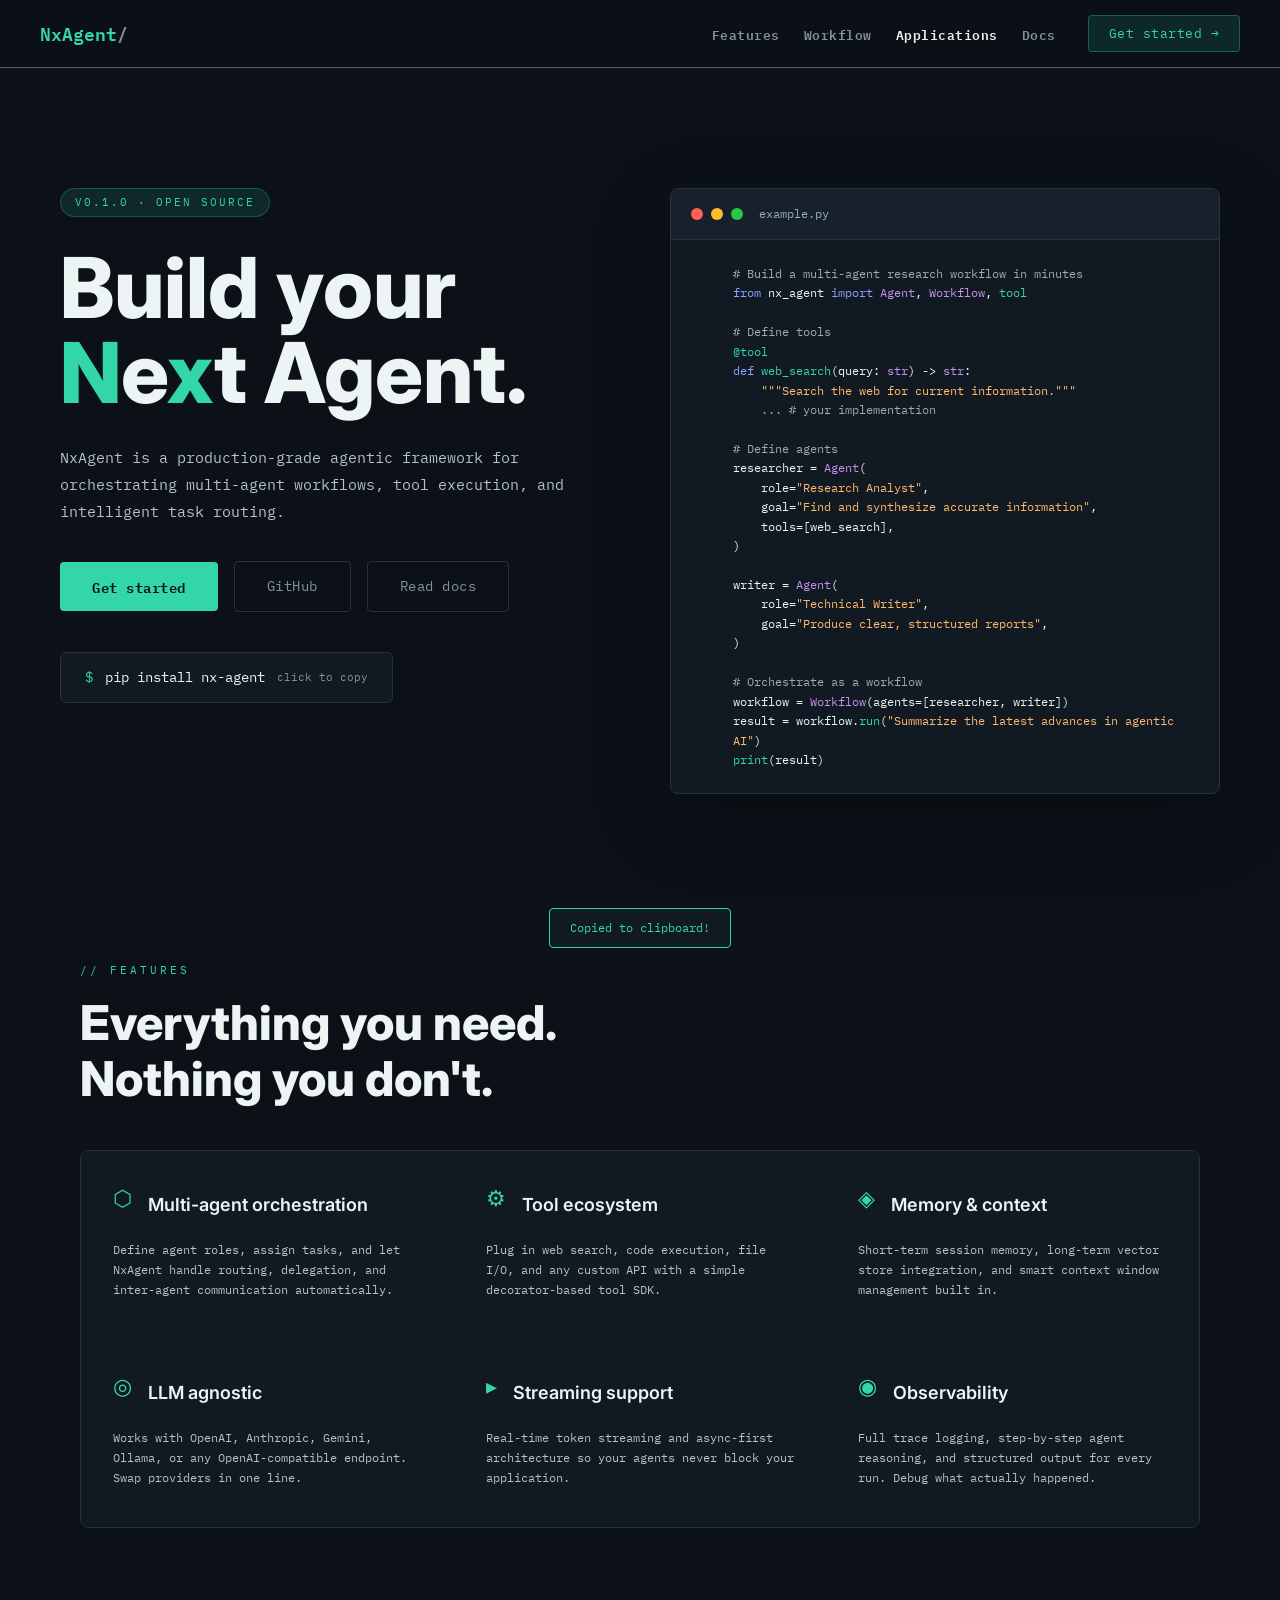
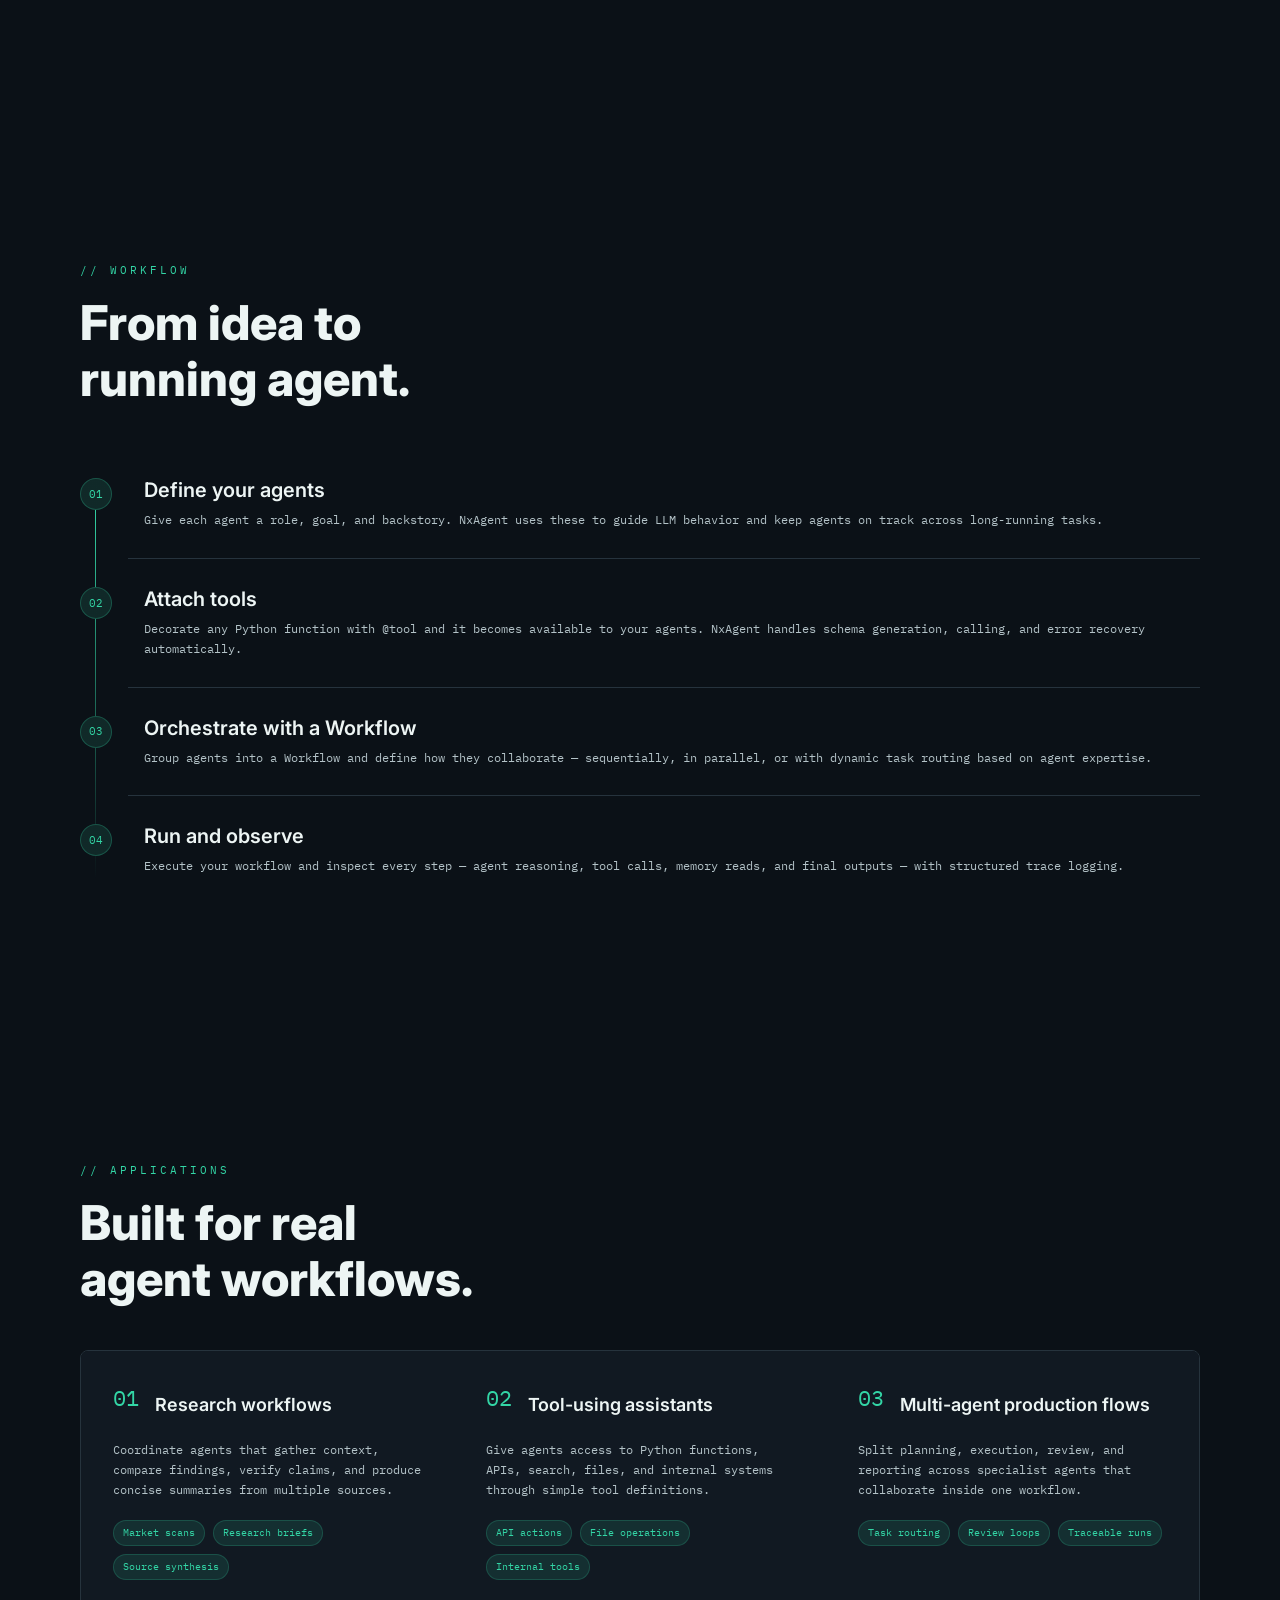
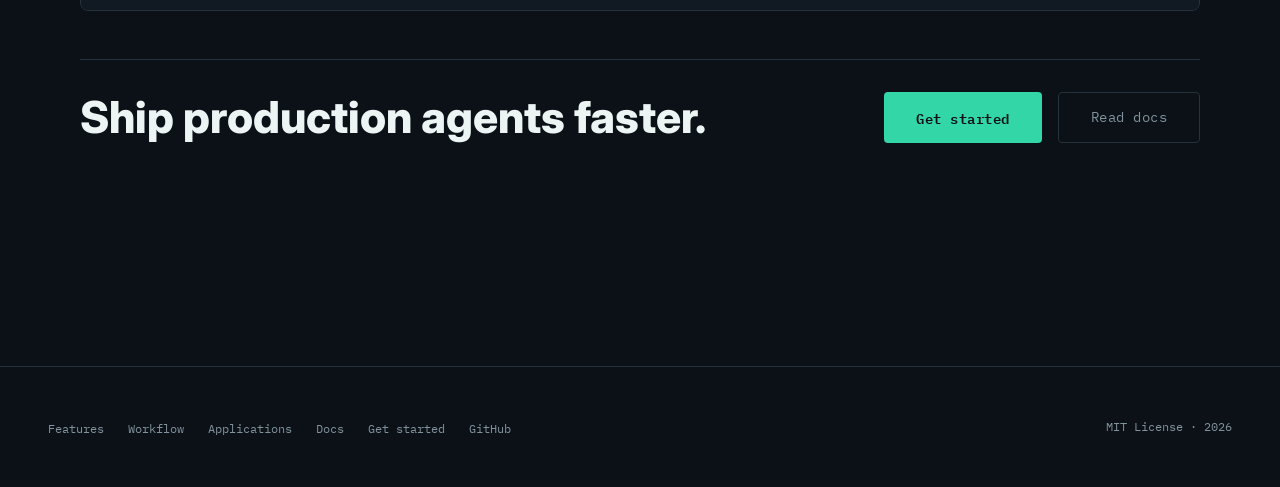
<file: index.html>
<!DOCTYPE html>
<html lang="en">
<head>
<meta charset="UTF-8">
<meta name="viewport" content="width=device-width, initial-scale=1.0">
<title>NxAgent | Build Next Agent</title>
<link rel="icon" href="assets/favicon.svg" type="image/svg+xml">
<link href="https://fonts.googleapis.com/css2?family=IBM+Plex+Mono:wght@400;500;600&amp;family=Inter:wght@400;500;600;700;800&amp;display=swap" rel="stylesheet">
<link rel="stylesheet" href="assets/css/landing.css">
</head>
<body>

<!-- NAV -->
<nav>
  <a href="./" class="nav-logo" data-scroll-target="top">NxAgent<span>/</span></a>
  <ul class="nav-links">
    <li><a href="./" data-scroll-target="features">Features</a></li>
    <li><a href="./" data-scroll-target="workflow">Workflow</a></li>
    <li><a href="./" data-scroll-target="applications">Applications</a></li>
    <li><a href="docs/">Docs</a></li>
  </ul>
  <a href="get-started/" class="nav-cta">Get started &rarr;</a>
</nav>

<!-- HERO -->
<section class="hero" id="top">
  <div class="hero-inner">
    <div class="hero-copy">
      <div class="hero-badge">v0.1.0 · open source</div>
      <h1 class="hero-title">
        <span class="line">Build your</span>
        <span class="line"><span class="accent">N</span>e<span class="accent">x</span>t Agent.</span>
      </h1>
      <p class="hero-sub">
        NxAgent is a production-grade agentic framework for orchestrating multi-agent workflows, tool execution, and intelligent task routing.
      </p>
      <div class="hero-actions">
        <a href="get-started/" class="btn-primary">Get started</a>
        <a href="https://github.com/nxagent/nxagent" class="btn-secondary">GitHub</a>
        <a href="docs/" class="btn-secondary">Read docs</a>
      </div>
      <div class="install-block">
        <div class="install-cmd" onclick="copyInstall()">
          <span class="prompt">$</span>
          <span>pip install nx-agent</span>
          <span class="copy-hint">click to copy</span>
        </div>
      </div>
    </div>
    <div class="hero-code">
      <div class="code-window">
        <div class="code-topbar">
          <div class="dot dot-r"></div>
          <div class="dot dot-y"></div>
          <div class="dot dot-g"></div>
          <span class="code-filename">example.py</span>
        </div>
        <div class="code-body">
<span class="cm"># Build a multi-agent research workflow in minutes</span>
<br>
<span class="kw">from</span> nx_agent <span class="kw">import</span> <span class="cls">Agent</span>, <span class="cls">Workflow</span>, <span class="fn">tool</span>
<br><br>
<span class="cm"># Define tools</span>
<br>
<span class="fn">@tool</span>
<br>
<span class="kw">def</span> <span class="fn">web_search</span>(query: <span class="cls">str</span>) -> <span class="cls">str</span>:
<br>
&nbsp;&nbsp;&nbsp;&nbsp;<span class="str">"""Search the web for current information."""</span>
<br>
&nbsp;&nbsp;&nbsp;&nbsp;<span class="cm">...  # your implementation</span>
<br><br>
<span class="cm"># Define agents</span>
<br>
researcher = <span class="cls">Agent</span>(
<br>
&nbsp;&nbsp;&nbsp;&nbsp;role=<span class="str">"Research Analyst"</span>,
<br>
&nbsp;&nbsp;&nbsp;&nbsp;goal=<span class="str">"Find and synthesize accurate information"</span>,
<br>
&nbsp;&nbsp;&nbsp;&nbsp;tools=[web_search],
<br>
)
<br><br>
writer = <span class="cls">Agent</span>(
<br>
&nbsp;&nbsp;&nbsp;&nbsp;role=<span class="str">"Technical Writer"</span>,
<br>
&nbsp;&nbsp;&nbsp;&nbsp;goal=<span class="str">"Produce clear, structured reports"</span>,
<br>
)
<br><br>
<span class="cm"># Orchestrate as a workflow</span>
<br>
workflow = <span class="cls">Workflow</span>(agents=[researcher, writer])
<br>
result = workflow.<span class="fn">run</span>(<span class="str">"Summarize the latest advances in agentic AI"</span>)
<br>
<span class="fn">print</span>(result)
        </div>
      </div>
    </div>
  </div>
</section>

<!-- FEATURES -->
<section class="section" id="features">
  <div class="section-label">// features</div>
  <h2 class="section-title">Everything you need.<br>Nothing you don't.</h2>
  <div class="features-grid">
    <div class="feature-card">
      <div class="feature-icon">⬡</div>
      <div class="feature-title">Multi-agent orchestration</div>
      <p class="feature-desc">Define agent roles, assign tasks, and let NxAgent handle routing, delegation, and inter-agent communication automatically.</p>
    </div>
    <div class="feature-card">
      <div class="feature-icon">⚙</div>
      <div class="feature-title">Tool ecosystem</div>
      <p class="feature-desc">Plug in web search, code execution, file I/O, and any custom API with a simple decorator-based tool SDK.</p>
    </div>
    <div class="feature-card">
      <div class="feature-icon">◈</div>
      <div class="feature-title">Memory & context</div>
      <p class="feature-desc">Short-term session memory, long-term vector store integration, and smart context window management built in.</p>
    </div>
    <div class="feature-card">
      <div class="feature-icon">◎</div>
      <div class="feature-title">LLM agnostic</div>
      <p class="feature-desc">Works with OpenAI, Anthropic, Gemini, Ollama, or any OpenAI-compatible endpoint. Swap providers in one line.</p>
    </div>
    <div class="feature-card">
      <div class="feature-icon">▸</div>
      <div class="feature-title">Streaming support</div>
      <p class="feature-desc">Real-time token streaming and async-first architecture so your agents never block your application.</p>
    </div>
    <div class="feature-card">
      <div class="feature-icon">◉</div>
      <div class="feature-title">Observability</div>
      <p class="feature-desc">Full trace logging, step-by-step agent reasoning, and structured output for every run. Debug what actually happened.</p>
    </div>
  </div>
</section>

<!-- HOW IT WORKS -->
<section class="section" id="workflow">
  <div class="section-label">// workflow</div>
  <h2 class="section-title">From idea to<br>running agent.</h2>
  <div class="steps">
    <div class="step">
      <div class="step-num">01</div>
      <div class="step-content">
        <div class="step-title">Define your agents</div>
        <p class="step-desc">Give each agent a role, goal, and backstory. NxAgent uses these to guide LLM behavior and keep agents on track across long-running tasks.</p>
      </div>
    </div>
    <div class="step">
      <div class="step-num">02</div>
      <div class="step-content">
        <div class="step-title">Attach tools</div>
        <p class="step-desc">Decorate any Python function with @tool and it becomes available to your agents. NxAgent handles schema generation, calling, and error recovery automatically.</p>
      </div>
    </div>
    <div class="step">
      <div class="step-num">03</div>
      <div class="step-content">
        <div class="step-title">Orchestrate with a Workflow</div>
        <p class="step-desc">Group agents into a Workflow and define how they collaborate — sequentially, in parallel, or with dynamic task routing based on agent expertise.</p>
      </div>
    </div>
    <div class="step">
      <div class="step-num">04</div>
      <div class="step-content">
        <div class="step-title">Run and observe</div>
        <p class="step-desc">Execute your workflow and inspect every step — agent reasoning, tool calls, memory reads, and final outputs — with structured trace logging.</p>
      </div>
    </div>
  </div>
</section>

<!-- APPLICATIONS -->
<section class="section" id="applications">
  <div class="section-label">// applications</div>
  <h2 class="section-title">Built for real<br>agent workflows.</h2>
  <div class="features-grid">
    <div class="feature-card">
      <div class="feature-icon">01</div>
      <div class="feature-title">Research workflows</div>
      <p class="feature-desc">Coordinate agents that gather context, compare findings, verify claims, and produce concise summaries from multiple sources.</p>
      <div class="application-tags">
        <span>Market scans</span>
        <span>Research briefs</span>
        <span>Source synthesis</span>
      </div>
    </div>
    <div class="feature-card">
      <div class="feature-icon">02</div>
      <div class="feature-title">Tool-using assistants</div>
      <p class="feature-desc">Give agents access to Python functions, APIs, search, files, and internal systems through simple tool definitions.</p>
      <div class="application-tags">
        <span>API actions</span>
        <span>File operations</span>
        <span>Internal tools</span>
      </div>
    </div>
    <div class="feature-card">
      <div class="feature-icon">03</div>
      <div class="feature-title">Multi-agent production flows</div>
      <p class="feature-desc">Split planning, execution, review, and reporting across specialist agents that collaborate inside one workflow.</p>
      <div class="application-tags">
        <span>Task routing</span>
        <span>Review loops</span>
        <span>Traceable runs</span>
      </div>
    </div>
  </div>
  <div class="docs-closer">
    <h2>Ship production agents faster.</h2>
    <div class="actions">
      <a href="get-started/" class="btn-primary">Get started</a>
      <a href="docs/" class="btn-secondary">Read docs</a>
    </div>
  </div>
</section>

<!-- FOOTER -->
<footer>
  <ul class="footer-links">
    <li><a href="./" data-scroll-target="features">Features</a></li>
    <li><a href="./" data-scroll-target="workflow">Workflow</a></li>
    <li><a href="./" data-scroll-target="applications">Applications</a></li>
    <li><a href="docs/">Docs</a></li>
    <li><a href="get-started/">Get started</a></li>
    <li><a href="https://github.com/nxagent/nxagent">GitHub</a></li>
  </ul>
  <div class="footer-copy">MIT License · 2026</div>
</footer>

<!-- Toast -->
<div class="toast" id="toast">Copied to clipboard!</div>

<script src="assets/js/main.js"></script>

</body>
</html>
</file>
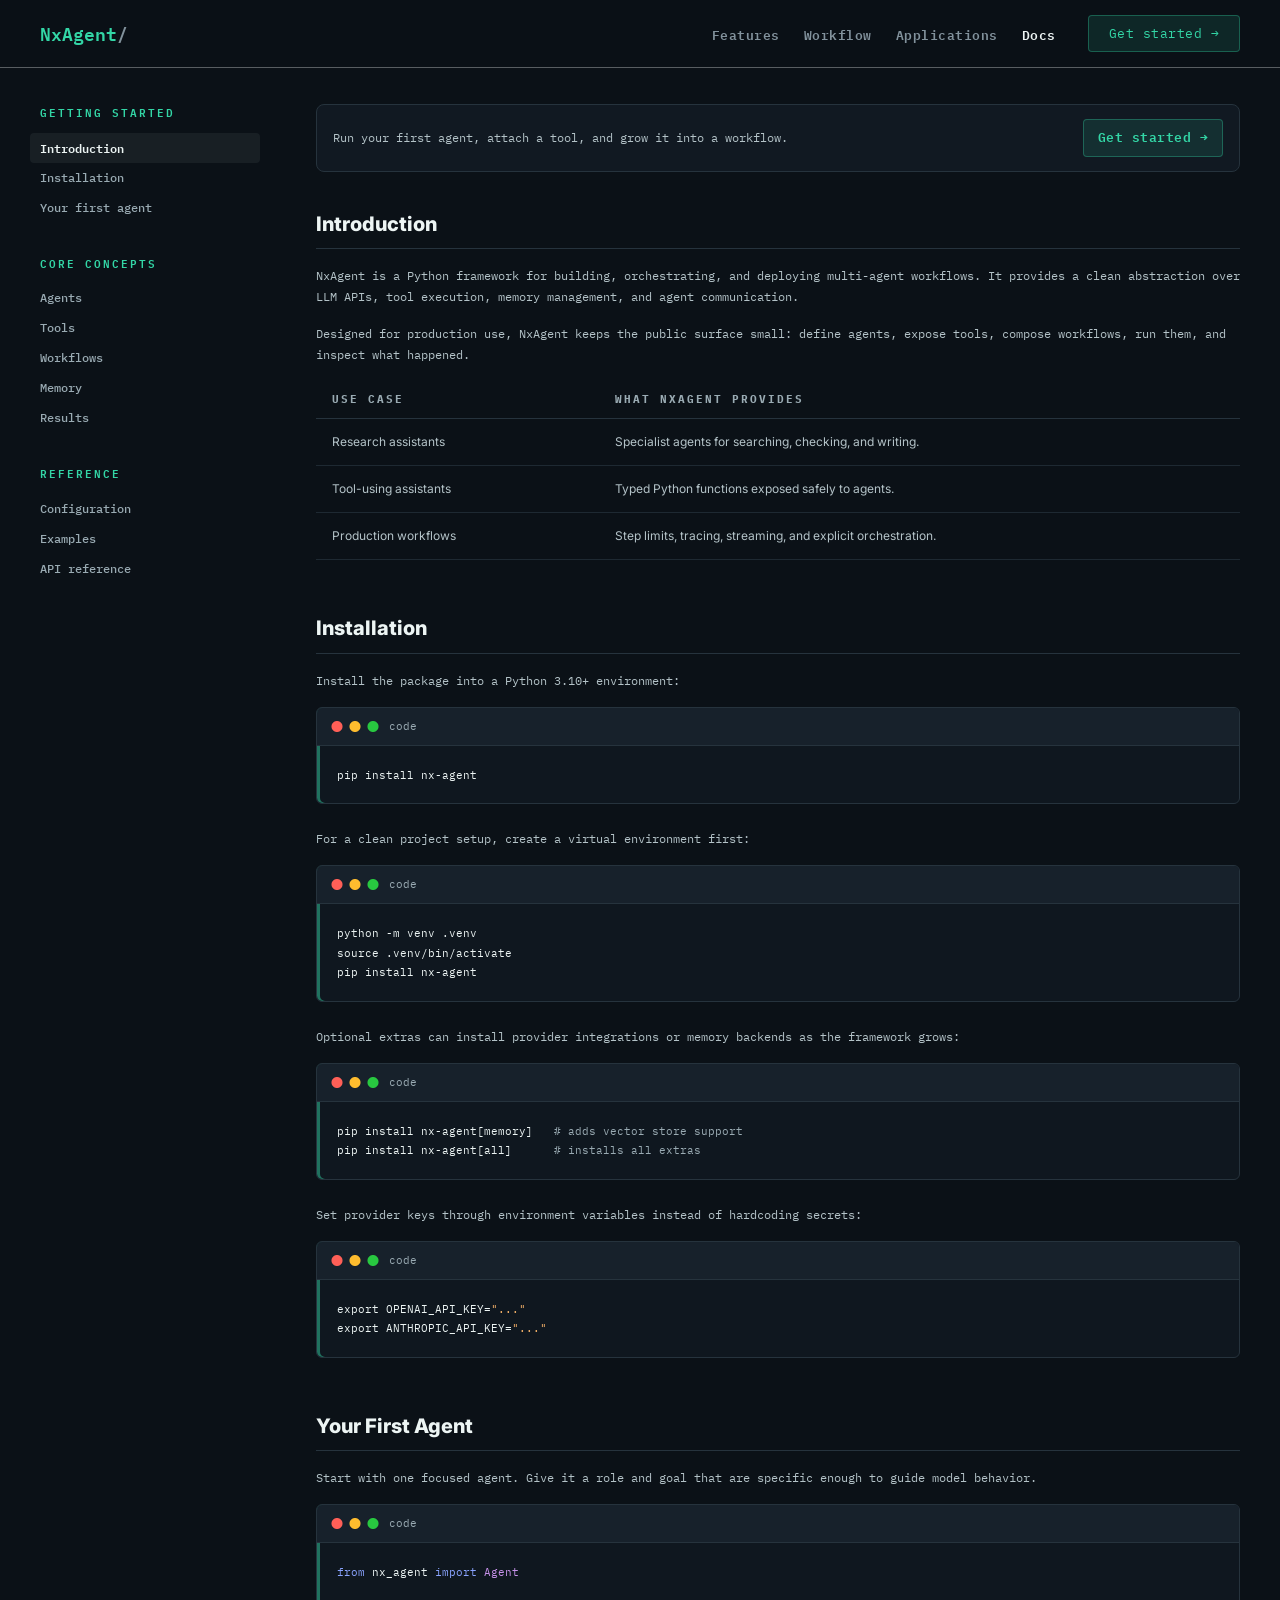
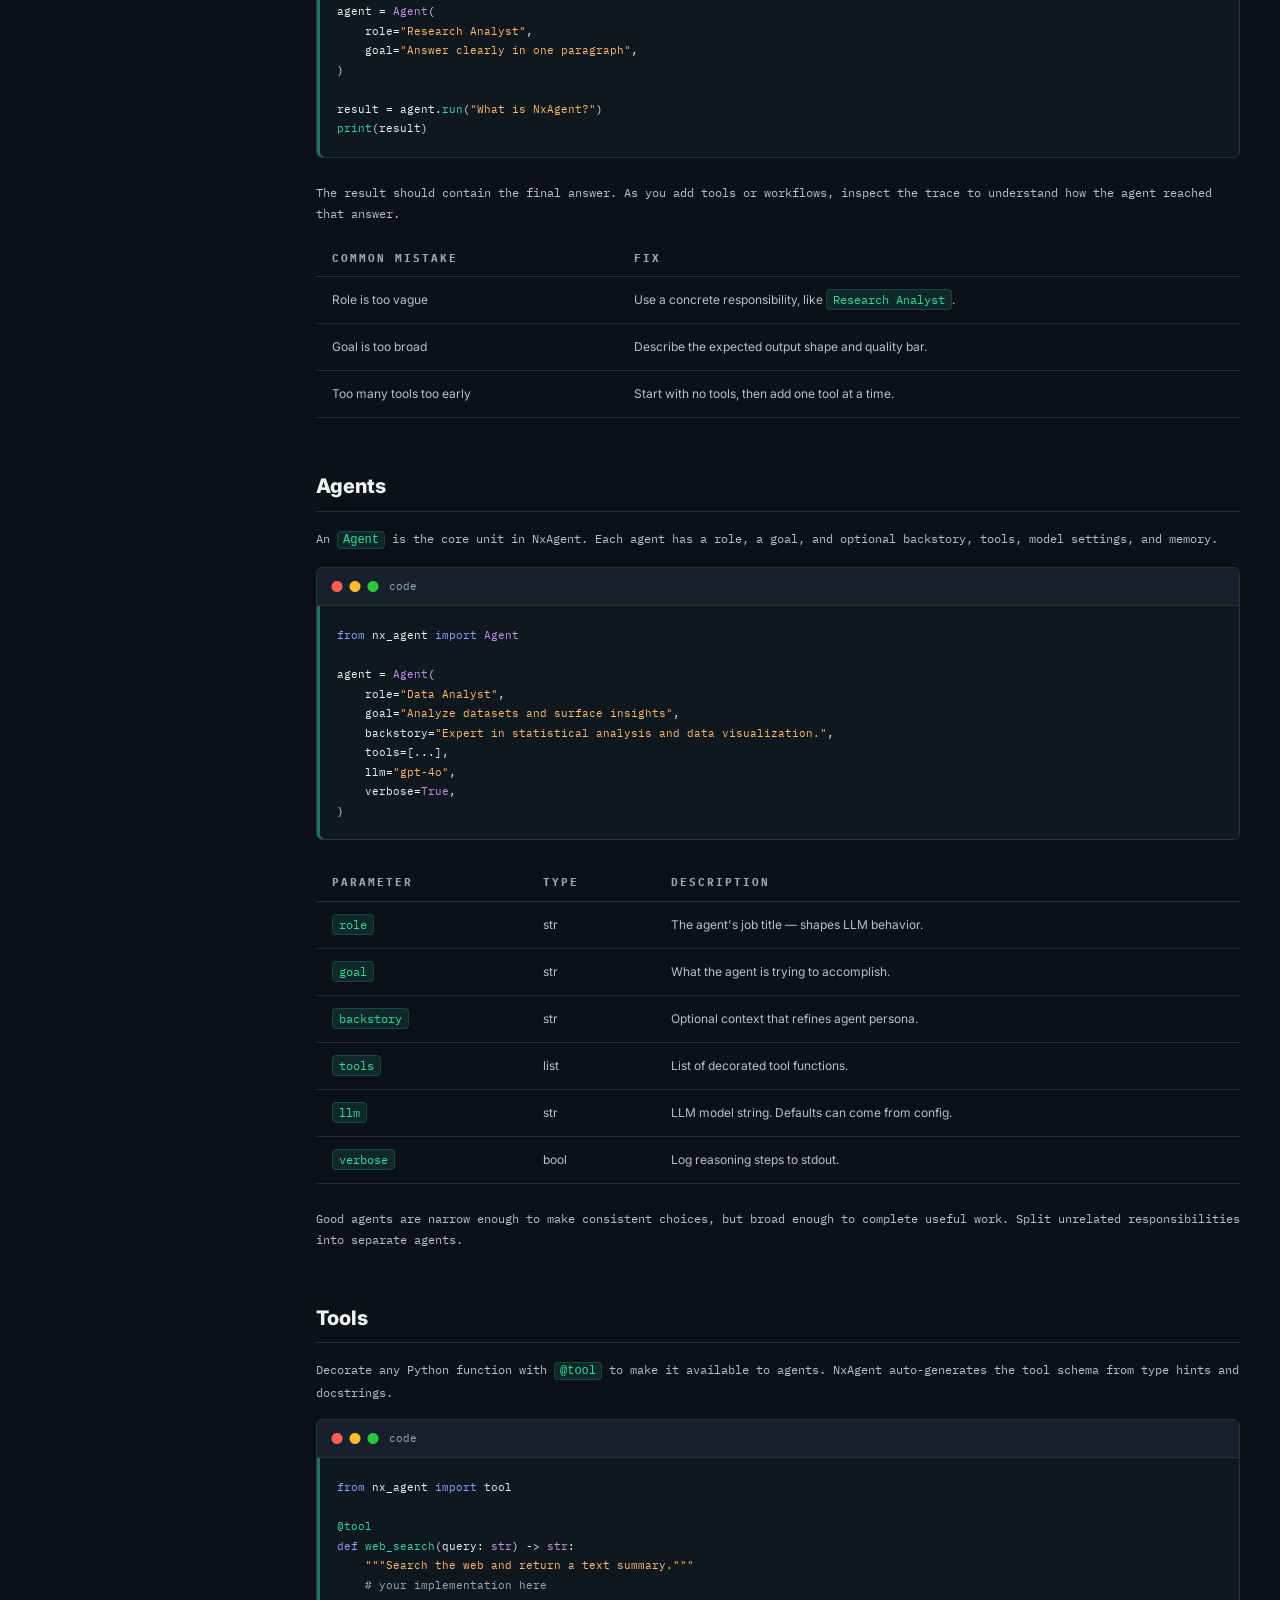
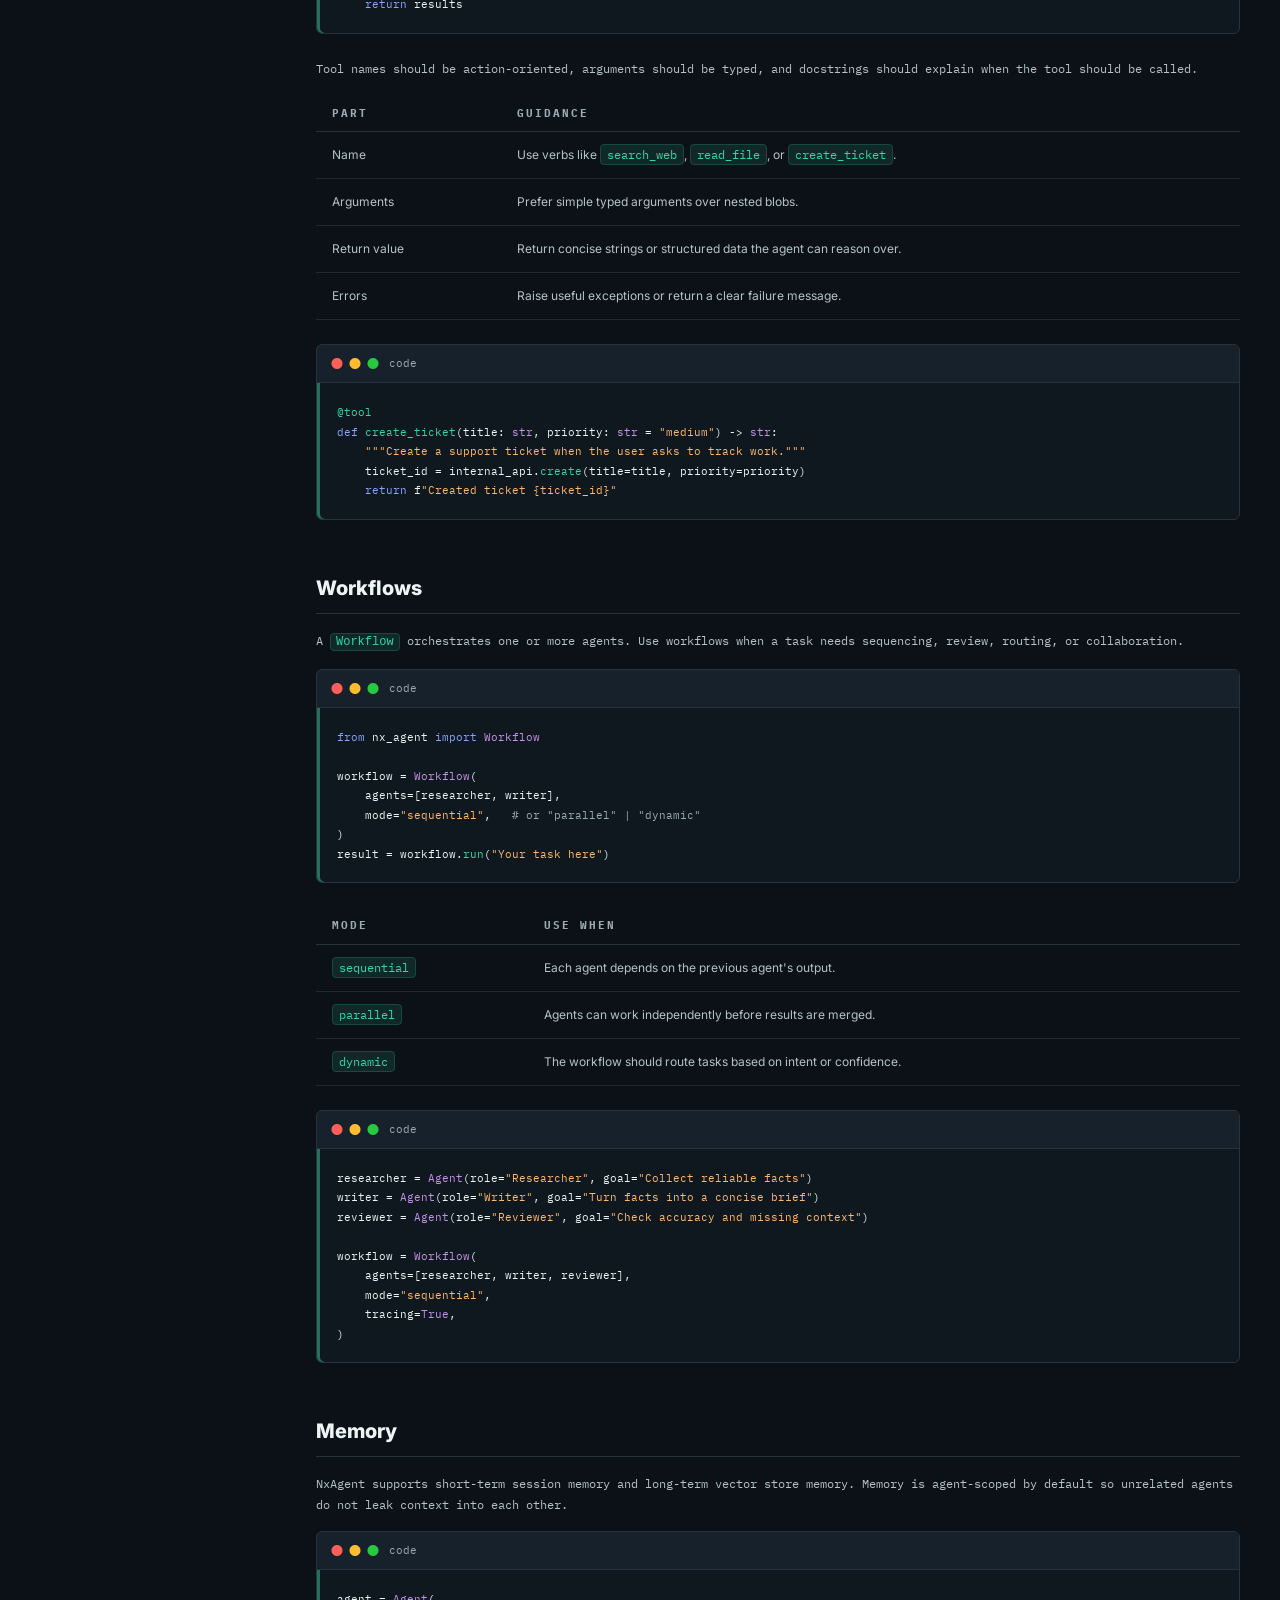
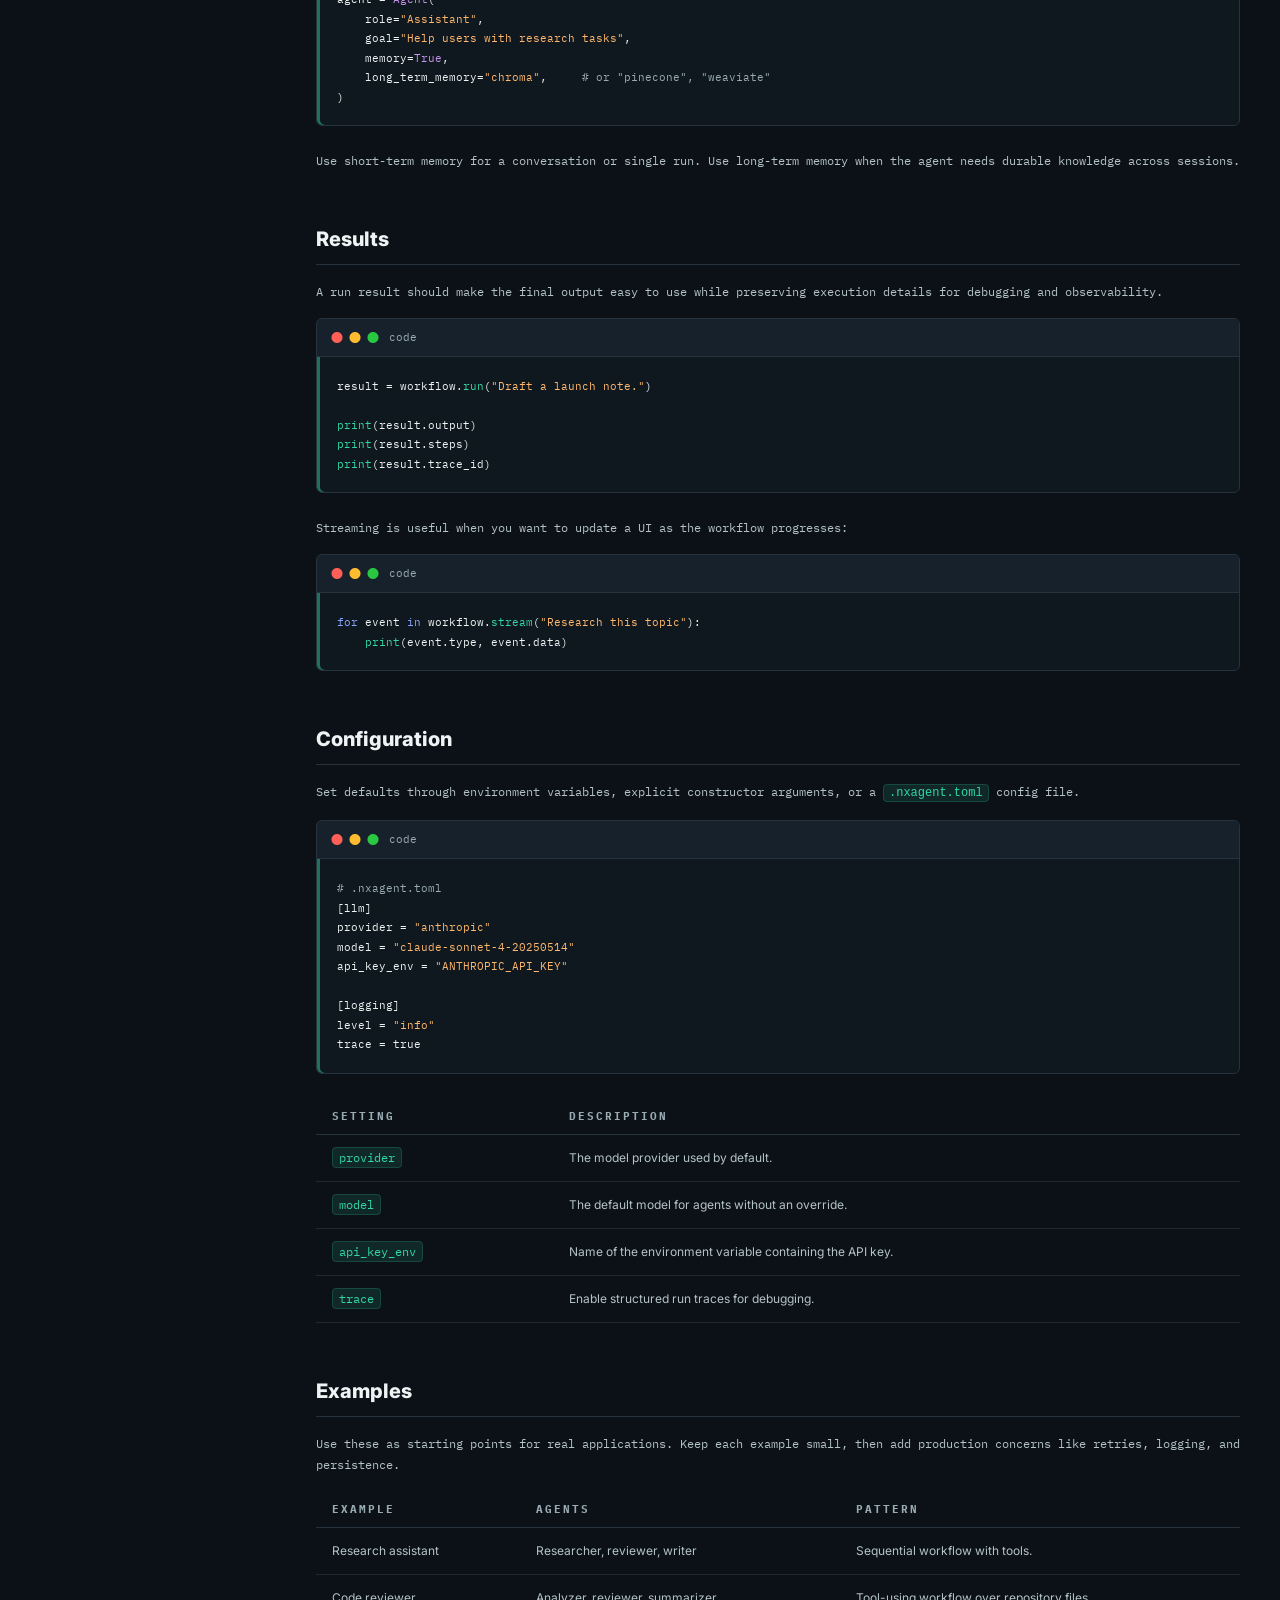
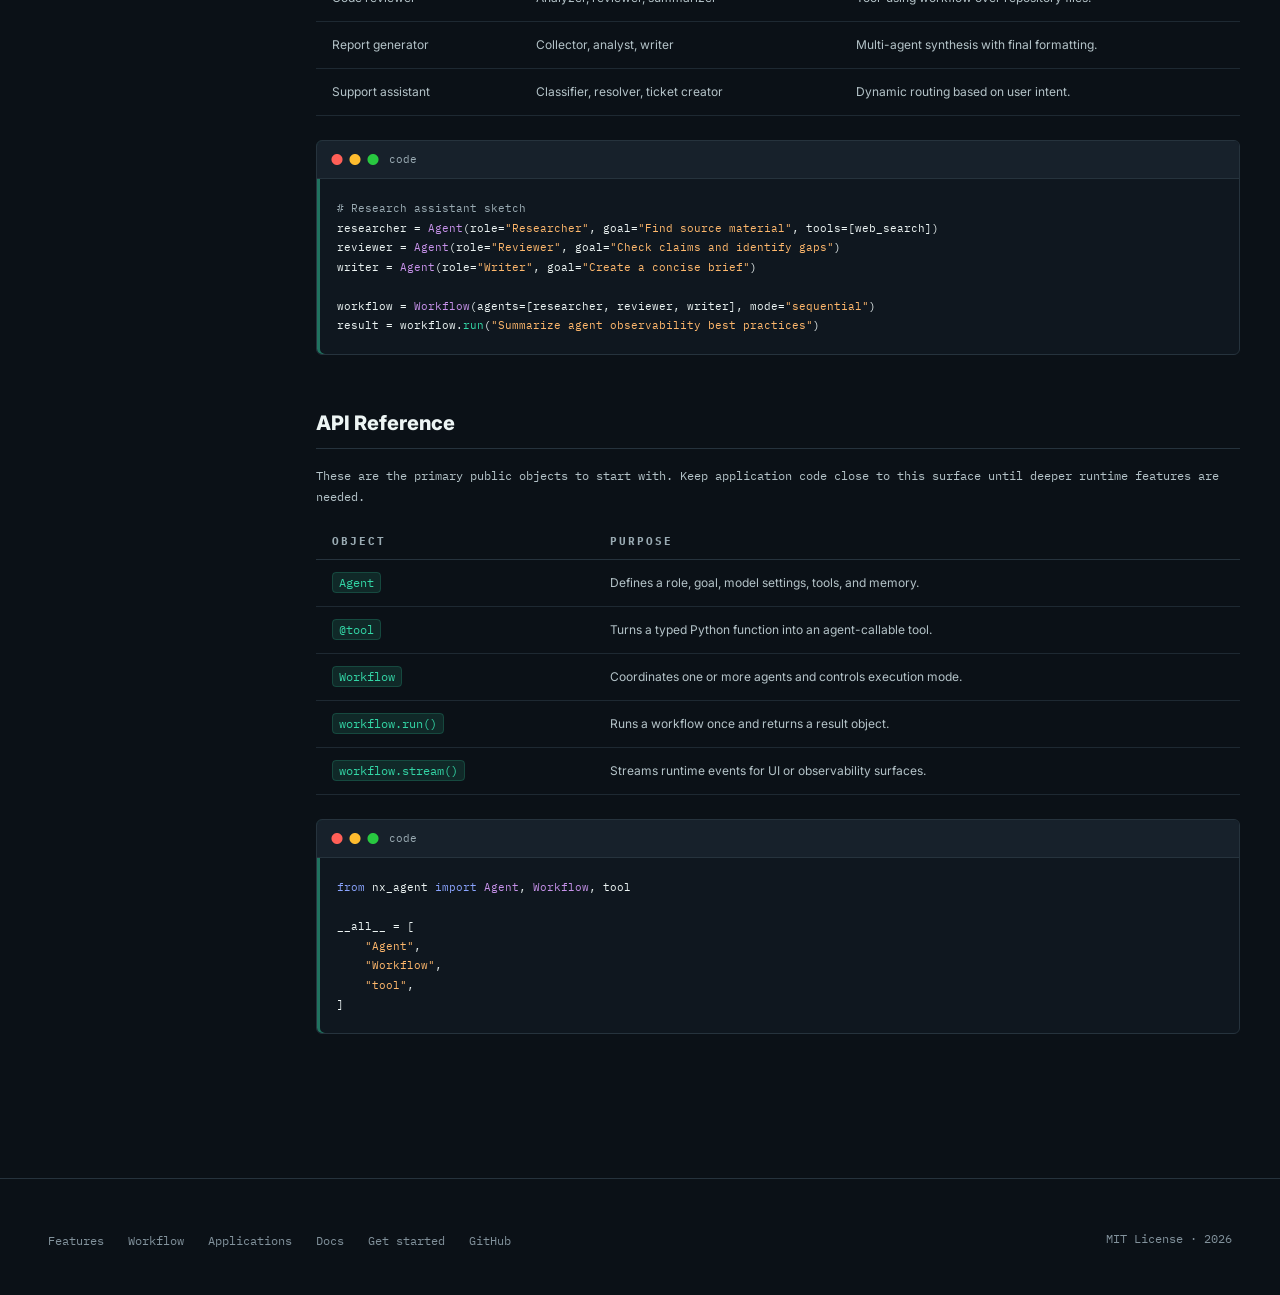
<file: docs/index.html>
<!DOCTYPE html>
<html lang="en">
<head>
<meta charset="UTF-8">
<meta name="viewport" content="width=device-width, initial-scale=1.0">
<title>NxAgent Docs</title>
<link rel="icon" href="../assets/favicon.svg" type="image/svg+xml">
<link href="https://fonts.googleapis.com/css2?family=IBM+Plex+Mono:wght@400;500;600&amp;family=Inter:wght@400;500;600;700;800&amp;display=swap" rel="stylesheet">
<link rel="stylesheet" href="../assets/css/landing.css">
</head>
<body>

<nav>
  <a href="../" class="nav-logo">NxAgent<span>/</span></a>
  <ul class="nav-links">
    <li><a href="../" data-scroll-target="features">Features</a></li>
    <li><a href="../" data-scroll-target="workflow">Workflow</a></li>
    <li><a href="../" data-scroll-target="applications">Applications</a></li>
    <li><a href="../docs/" class="is-active">Docs</a></li>
  </ul>
  <a href="../get-started/" class="nav-cta">Get started &rarr;</a>
</nav>

<div class="docs-layout">
  <aside class="docs-sidebar" aria-label="Documentation navigation">
    <h3>Getting Started</h3>
    <ul>
      <li><a href="#introduction">Introduction</a></li>
      <li><a href="#installation">Installation</a></li>
      <li><a href="#first-agent">Your first agent</a></li>
    </ul>
    <h3>Core Concepts</h3>
    <ul>
      <li><a href="#agents">Agents</a></li>
      <li><a href="#tools">Tools</a></li>
      <li><a href="#workflows">Workflows</a></li>
      <li><a href="#memory">Memory</a></li>
      <li><a href="#results">Results</a></li>
    </ul>
    <h3>Reference</h3>
    <ul>
      <li><a href="#config">Configuration</a></li>
      <li><a href="#examples">Examples</a></li>
      <li><a href="#api">API reference</a></li>
    </ul>
  </aside>

  <main class="docs-main">
    <div class="docs-callout">
      <div>
        <p>Run your first agent, attach a tool, and grow it into a workflow.</p>
      </div>
      <a href="../get-started/" class="btn-primary">Get started &rarr;</a>
    </div>

    <section class="docs-section" id="introduction">
      <h2>Introduction</h2>
      <p>NxAgent is a Python framework for building, orchestrating, and deploying multi-agent workflows. It provides a clean abstraction over LLM APIs, tool execution, memory management, and agent communication.</p>
      <p>Designed for production use, NxAgent keeps the public surface small: define agents, expose tools, compose workflows, run them, and inspect what happened.</p>
      <table class="docs-table">
        <tr><th>Use case</th><th>What NxAgent provides</th></tr>
        <tr><td>Research assistants</td><td>Specialist agents for searching, checking, and writing.</td></tr>
        <tr><td>Tool-using assistants</td><td>Typed Python functions exposed safely to agents.</td></tr>
        <tr><td>Production workflows</td><td>Step limits, tracing, streaming, and explicit orchestration.</td></tr>
      </table>
    </section>

    <section class="docs-section" id="installation">
      <h2>Installation</h2>
      <p>Install the package into a Python 3.10+ environment:</p>
      <pre class="docs-code"><code>pip install nx-agent</code></pre>
      <p>For a clean project setup, create a virtual environment first:</p>
      <pre class="docs-code"><code>python -m venv .venv
source .venv/bin/activate
pip install nx-agent</code></pre>
      <p>Optional extras can install provider integrations or memory backends as the framework grows:</p>
      <pre class="docs-code"><code>pip install nx-agent[memory]   # adds vector store support
pip install nx-agent[all]      # installs all extras</code></pre>
      <p>Set provider keys through environment variables instead of hardcoding secrets:</p>
      <pre class="docs-code"><code>export OPENAI_API_KEY="..."
export ANTHROPIC_API_KEY="..."</code></pre>
    </section>

    <section class="docs-section" id="first-agent">
      <h2>Your First Agent</h2>
      <p>Start with one focused agent. Give it a role and goal that are specific enough to guide model behavior.</p>
      <pre class="docs-code"><code>from nx_agent import Agent

agent = Agent(
    role="Research Analyst",
    goal="Answer clearly in one paragraph",
)

result = agent.run("What is NxAgent?")
print(result)</code></pre>
      <p>The result should contain the final answer. As you add tools or workflows, inspect the trace to understand how the agent reached that answer.</p>
      <table class="docs-table">
        <tr><th>Common mistake</th><th>Fix</th></tr>
        <tr><td>Role is too vague</td><td>Use a concrete responsibility, like <code>Research Analyst</code>.</td></tr>
        <tr><td>Goal is too broad</td><td>Describe the expected output shape and quality bar.</td></tr>
        <tr><td>Too many tools too early</td><td>Start with no tools, then add one tool at a time.</td></tr>
      </table>
    </section>

    <section class="docs-section" id="agents">
      <h2>Agents</h2>
      <p>An <code>Agent</code> is the core unit in NxAgent. Each agent has a role, a goal, and optional backstory, tools, model settings, and memory.</p>
      <pre class="docs-code"><code>from nx_agent import Agent

agent = Agent(
    role="Data Analyst",
    goal="Analyze datasets and surface insights",
    backstory="Expert in statistical analysis and data visualization.",
    tools=[...],
    llm="gpt-4o",
    verbose=True,
)</code></pre>
      <table class="docs-table">
        <tr><th>Parameter</th><th>Type</th><th>Description</th></tr>
        <tr><td><code>role</code></td><td>str</td><td>The agent's job title — shapes LLM behavior.</td></tr>
        <tr><td><code>goal</code></td><td>str</td><td>What the agent is trying to accomplish.</td></tr>
        <tr><td><code>backstory</code></td><td>str</td><td>Optional context that refines agent persona.</td></tr>
        <tr><td><code>tools</code></td><td>list</td><td>List of decorated tool functions.</td></tr>
        <tr><td><code>llm</code></td><td>str</td><td>LLM model string. Defaults can come from config.</td></tr>
        <tr><td><code>verbose</code></td><td>bool</td><td>Log reasoning steps to stdout.</td></tr>
      </table>
      <p>Good agents are narrow enough to make consistent choices, but broad enough to complete useful work. Split unrelated responsibilities into separate agents.</p>
    </section>

    <section class="docs-section" id="tools">
      <h2>Tools</h2>
      <p>Decorate any Python function with <code>@tool</code> to make it available to agents. NxAgent auto-generates the tool schema from type hints and docstrings.</p>
      <pre class="docs-code"><code>from nx_agent import tool

@tool
def web_search(query: str) -> str:
    """Search the web and return a text summary."""
    # your implementation here
    return results</code></pre>
      <p>Tool names should be action-oriented, arguments should be typed, and docstrings should explain when the tool should be called.</p>
      <table class="docs-table">
        <tr><th>Part</th><th>Guidance</th></tr>
        <tr><td>Name</td><td>Use verbs like <code>search_web</code>, <code>read_file</code>, or <code>create_ticket</code>.</td></tr>
        <tr><td>Arguments</td><td>Prefer simple typed arguments over nested blobs.</td></tr>
        <tr><td>Return value</td><td>Return concise strings or structured data the agent can reason over.</td></tr>
        <tr><td>Errors</td><td>Raise useful exceptions or return a clear failure message.</td></tr>
      </table>
      <pre class="docs-code"><code>@tool
def create_ticket(title: str, priority: str = "medium") -> str:
    """Create a support ticket when the user asks to track work."""
    ticket_id = internal_api.create(title=title, priority=priority)
    return f"Created ticket {ticket_id}"</code></pre>
    </section>

    <section class="docs-section" id="workflows">
      <h2>Workflows</h2>
      <p>A <code>Workflow</code> orchestrates one or more agents. Use workflows when a task needs sequencing, review, routing, or collaboration.</p>
      <pre class="docs-code"><code>from nx_agent import Workflow

workflow = Workflow(
    agents=[researcher, writer],
    mode="sequential",   # or "parallel" | "dynamic"
)
result = workflow.run("Your task here")</code></pre>
      <table class="docs-table">
        <tr><th>Mode</th><th>Use when</th></tr>
        <tr><td><code>sequential</code></td><td>Each agent depends on the previous agent's output.</td></tr>
        <tr><td><code>parallel</code></td><td>Agents can work independently before results are merged.</td></tr>
        <tr><td><code>dynamic</code></td><td>The workflow should route tasks based on intent or confidence.</td></tr>
      </table>
      <pre class="docs-code"><code>researcher = Agent(role="Researcher", goal="Collect reliable facts")
writer = Agent(role="Writer", goal="Turn facts into a concise brief")
reviewer = Agent(role="Reviewer", goal="Check accuracy and missing context")

workflow = Workflow(
    agents=[researcher, writer, reviewer],
    mode="sequential",
    tracing=True,
)</code></pre>
    </section>

    <section class="docs-section" id="memory">
      <h2>Memory</h2>
      <p>NxAgent supports short-term session memory and long-term vector store memory. Memory is agent-scoped by default so unrelated agents do not leak context into each other.</p>
      <pre class="docs-code"><code>agent = Agent(
    role="Assistant",
    goal="Help users with research tasks",
    memory=True,
    long_term_memory="chroma",     # or "pinecone", "weaviate"
)</code></pre>
      <p>Use short-term memory for a conversation or single run. Use long-term memory when the agent needs durable knowledge across sessions.</p>
    </section>

    <section class="docs-section" id="results">
      <h2>Results</h2>
      <p>A run result should make the final output easy to use while preserving execution details for debugging and observability.</p>
      <pre class="docs-code"><code>result = workflow.run("Draft a launch note.")

print(result.output)
print(result.steps)
print(result.trace_id)</code></pre>
      <p>Streaming is useful when you want to update a UI as the workflow progresses:</p>
      <pre class="docs-code"><code>for event in workflow.stream("Research this topic"):
    print(event.type, event.data)</code></pre>
    </section>

    <section class="docs-section" id="config">
      <h2>Configuration</h2>
      <p>Set defaults through environment variables, explicit constructor arguments, or a <code>.nxagent.toml</code> config file.</p>
      <pre class="docs-code"><code># .nxagent.toml
[llm]
provider = "anthropic"
model = "claude-sonnet-4-20250514"
api_key_env = "ANTHROPIC_API_KEY"

[logging]
level = "info"
trace = true</code></pre>
      <table class="docs-table">
        <tr><th>Setting</th><th>Description</th></tr>
        <tr><td><code>provider</code></td><td>The model provider used by default.</td></tr>
        <tr><td><code>model</code></td><td>The default model for agents without an override.</td></tr>
        <tr><td><code>api_key_env</code></td><td>Name of the environment variable containing the API key.</td></tr>
        <tr><td><code>trace</code></td><td>Enable structured run traces for debugging.</td></tr>
      </table>
    </section>

    <section class="docs-section" id="examples">
      <h2>Examples</h2>
      <p>Use these as starting points for real applications. Keep each example small, then add production concerns like retries, logging, and persistence.</p>
      <table class="docs-table">
        <tr><th>Example</th><th>Agents</th><th>Pattern</th></tr>
        <tr><td>Research assistant</td><td>Researcher, reviewer, writer</td><td>Sequential workflow with tools.</td></tr>
        <tr><td>Code reviewer</td><td>Analyzer, reviewer, summarizer</td><td>Tool-using workflow over repository files.</td></tr>
        <tr><td>Report generator</td><td>Collector, analyst, writer</td><td>Multi-agent synthesis with final formatting.</td></tr>
        <tr><td>Support assistant</td><td>Classifier, resolver, ticket creator</td><td>Dynamic routing based on user intent.</td></tr>
      </table>
      <pre class="docs-code"><code># Research assistant sketch
researcher = Agent(role="Researcher", goal="Find source material", tools=[web_search])
reviewer = Agent(role="Reviewer", goal="Check claims and identify gaps")
writer = Agent(role="Writer", goal="Create a concise brief")

workflow = Workflow(agents=[researcher, reviewer, writer], mode="sequential")
result = workflow.run("Summarize agent observability best practices")</code></pre>
    </section>

    <section class="docs-section" id="api">
      <h2>API Reference</h2>
      <p>These are the primary public objects to start with. Keep application code close to this surface until deeper runtime features are needed.</p>
      <table class="docs-table">
        <tr><th>Object</th><th>Purpose</th></tr>
        <tr><td><code>Agent</code></td><td>Defines a role, goal, model settings, tools, and memory.</td></tr>
        <tr><td><code>@tool</code></td><td>Turns a typed Python function into an agent-callable tool.</td></tr>
        <tr><td><code>Workflow</code></td><td>Coordinates one or more agents and controls execution mode.</td></tr>
        <tr><td><code>workflow.run()</code></td><td>Runs a workflow once and returns a result object.</td></tr>
        <tr><td><code>workflow.stream()</code></td><td>Streams runtime events for UI or observability surfaces.</td></tr>
      </table>
      <pre class="docs-code"><code>from nx_agent import Agent, Workflow, tool

__all__ = [
    "Agent",
    "Workflow",
    "tool",
]</code></pre>
    </section>
  </main>
</div>

<footer>
  <ul class="footer-links">
    <li><a href="../" data-scroll-target="features">Features</a></li>
    <li><a href="../" data-scroll-target="workflow">Workflow</a></li>
    <li><a href="../" data-scroll-target="applications">Applications</a></li>
    <li><a href="../docs/">Docs</a></li>
    <li><a href="../get-started/">Get started</a></li>
    <li><a href="https://github.com/nxagent/nxagent">GitHub</a></li>
  </ul>
  <div class="footer-copy">MIT License · 2026</div>
</footer>

<script src="../assets/js/main.js"></script>

</body>
</html>
</file>
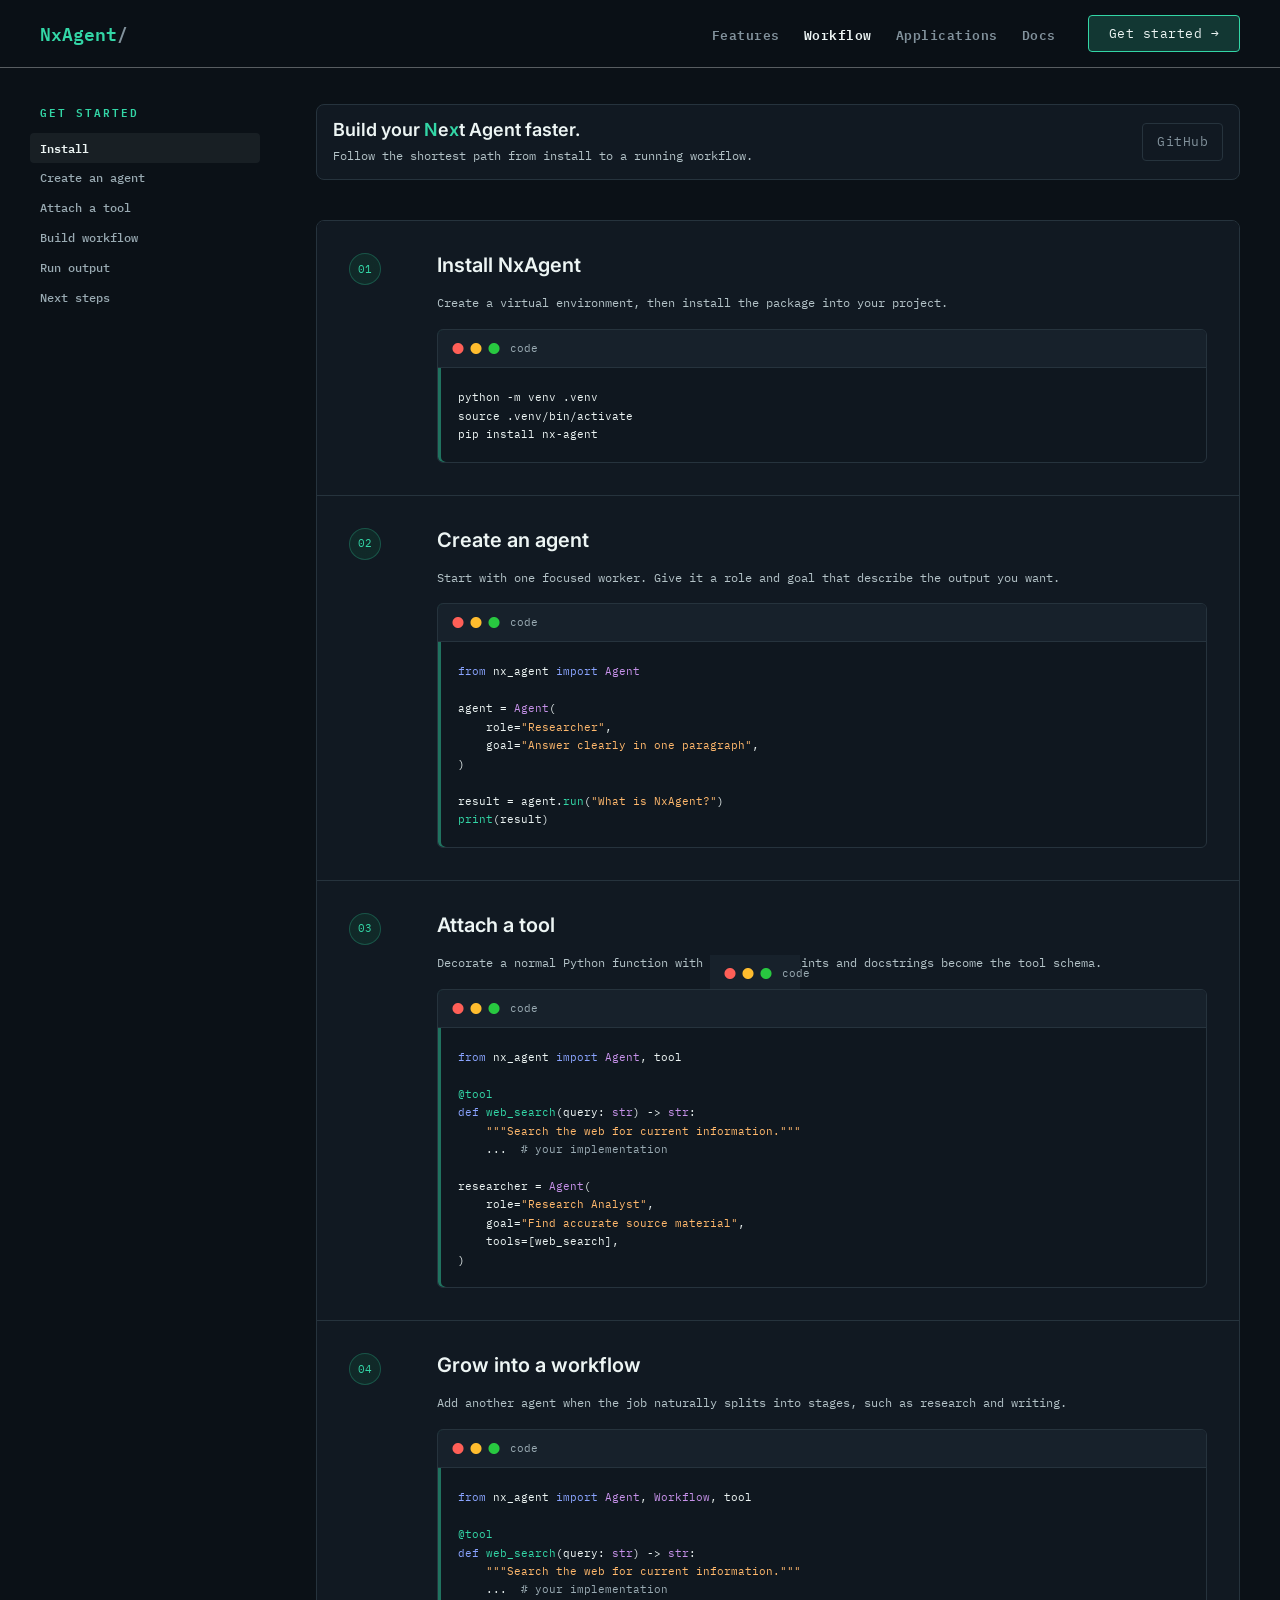
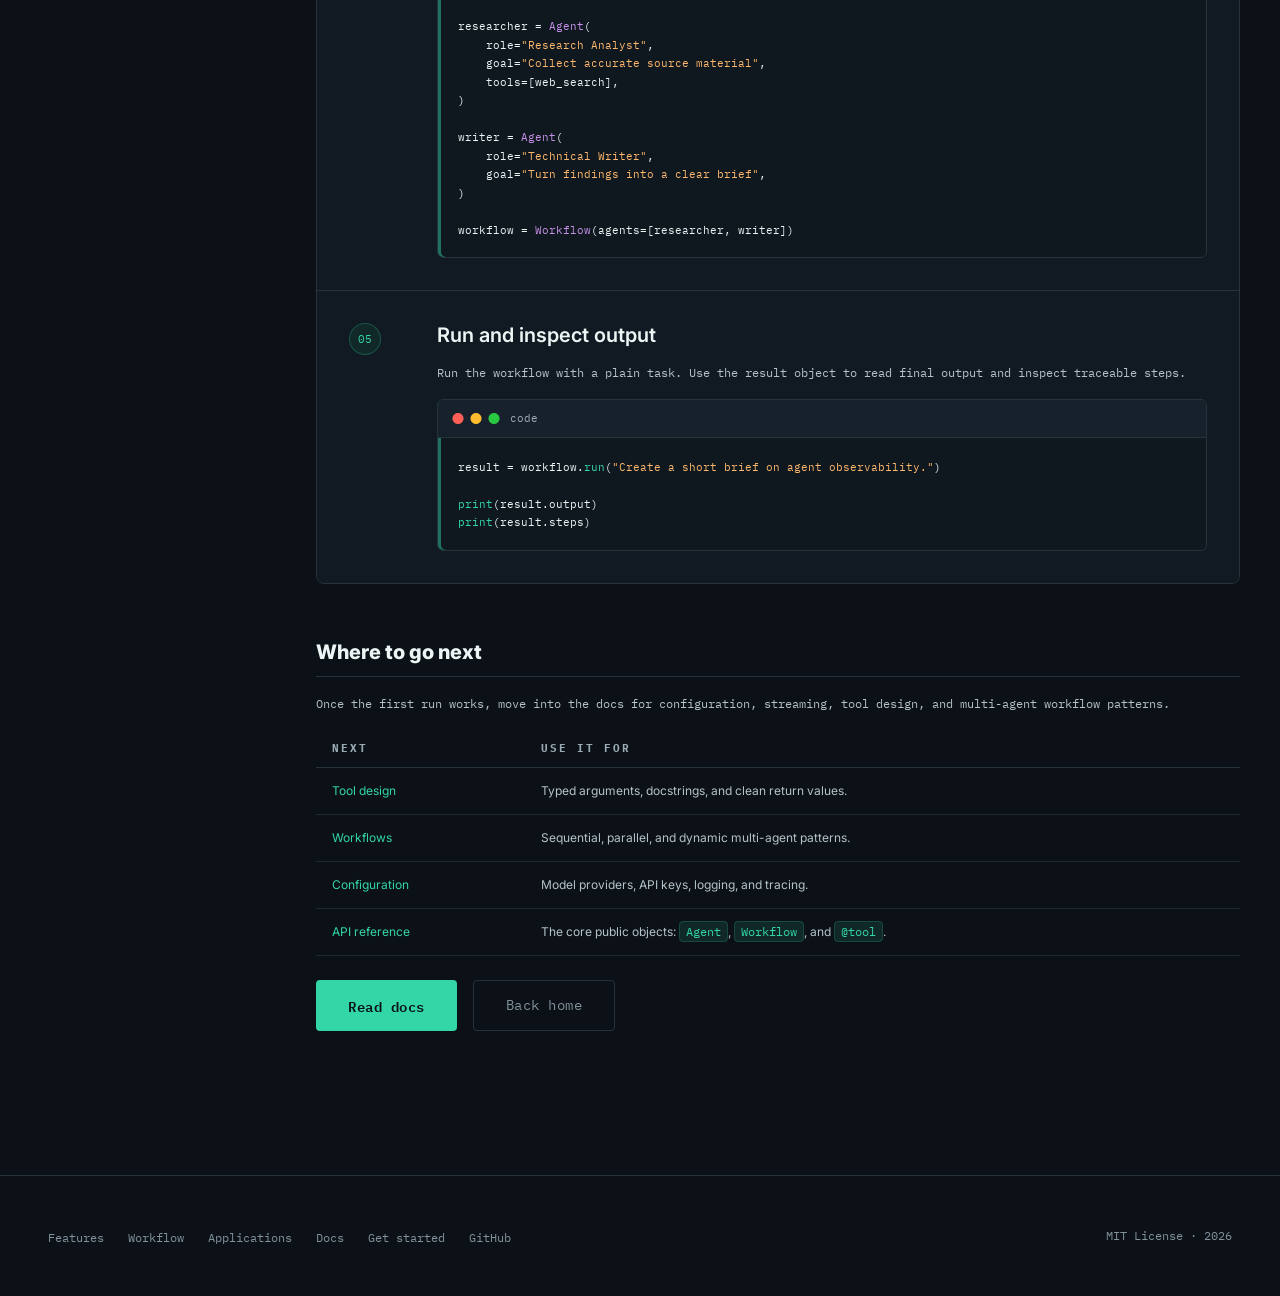
<file: get-started/index.html>
<!DOCTYPE html>
<html lang="en">
<head>
<meta charset="UTF-8">
<meta name="viewport" content="width=device-width, initial-scale=1.0">
<title>Get Started with NxAgent</title>
<link rel="icon" href="../assets/favicon.svg" type="image/svg+xml">
<link href="https://fonts.googleapis.com/css2?family=IBM+Plex+Mono:wght@400;500;600&amp;family=Inter:wght@400;500;600;700;800&amp;display=swap" rel="stylesheet">
<link rel="stylesheet" href="../assets/css/landing.css">
</head>
<body>

<nav>
  <a href="../" class="nav-logo">NxAgent<span>/</span></a>
  <ul class="nav-links">
    <li><a href="../" data-scroll-target="features">Features</a></li>
    <li><a href="../" data-scroll-target="workflow">Workflow</a></li>
    <li><a href="../" data-scroll-target="applications">Applications</a></li>
    <li><a href="../docs/">Docs</a></li>
  </ul>
  <a href="../get-started/" class="nav-cta is-active">Get started &rarr;</a>
</nav>

<div class="docs-layout quickstart-layout">
  <aside class="docs-sidebar" aria-label="Get Started navigation">
    <h3>Get Started</h3>
    <ul>
      <li><a href="#install">Install</a></li>
      <li><a href="#agent">Create an agent</a></li>
      <li><a href="#tool">Attach a tool</a></li>
      <li><a href="#workflow">Build workflow</a></li>
      <li><a href="#run">Run output</a></li>
      <li><a href="#next">Next steps</a></li>
    </ul>
  </aside>

  <main class="docs-main">
    <div class="docs-callout">
      <div>
        <h2>Build your <span class="accent-letter">N</span>e<span class="accent-letter">x</span>t Agent faster.</h2>
        <p>Follow the shortest path from install to a running workflow.</p>
      </div>
      <div class="callout-actions">
        <a href="https://github.com/nxagent/nxagent" class="btn-secondary">GitHub</a>
      </div>
    </div>

    <section class="quickstart">
      <article class="quick-step" id="install">
        <div class="step-num">01</div>
        <div>
          <h2>Install NxAgent</h2>
          <p class="step-desc">Create a virtual environment, then install the package into your project.</p>
          <code>python -m venv .venv
source .venv/bin/activate
pip install nx-agent</code>
        </div>
      </article>

      <article class="quick-step" id="agent">
        <div class="step-num">02</div>
        <div>
          <h2>Create an agent</h2>
          <p class="step-desc">Start with one focused worker. Give it a role and goal that describe the output you want.</p>
          <code>from nx_agent import Agent

agent = Agent(
    role="Researcher",
    goal="Answer clearly in one paragraph",
)

result = agent.run("What is NxAgent?")
print(result)</code>
        </div>
      </article>

      <article class="quick-step" id="tool">
        <div class="step-num">03</div>
        <div>
          <h2>Attach a tool</h2>
          <p class="step-desc">Decorate a normal Python function with <code>@tool</code>. Type hints and docstrings become the tool schema.</p>
          <code>from nx_agent import Agent, tool

@tool
def web_search(query: str) -> str:
    """Search the web for current information."""
    ...  # your implementation

researcher = Agent(
    role="Research Analyst",
    goal="Find accurate source material",
    tools=[web_search],
)</code>
        </div>
      </article>

      <article class="quick-step" id="workflow">
        <div class="step-num">04</div>
        <div>
          <h2>Grow into a workflow</h2>
          <p class="step-desc">Add another agent when the job naturally splits into stages, such as research and writing.</p>
          <code>from nx_agent import Agent, Workflow, tool

@tool
def web_search(query: str) -> str:
    """Search the web for current information."""
    ...  # your implementation

researcher = Agent(
    role="Research Analyst",
    goal="Collect accurate source material",
    tools=[web_search],
)

writer = Agent(
    role="Technical Writer",
    goal="Turn findings into a clear brief",
)

workflow = Workflow(agents=[researcher, writer])</code>
        </div>
      </article>

      <article class="quick-step" id="run">
        <div class="step-num">05</div>
        <div>
          <h2>Run and inspect output</h2>
          <p class="step-desc">Run the workflow with a plain task. Use the result object to read final output and inspect traceable steps.</p>
          <code>result = workflow.run("Create a short brief on agent observability.")

print(result.output)
print(result.steps)</code>
        </div>
      </article>
    </section>

    <section class="docs-section" id="next">
      <h2>Where to go next</h2>
      <p>Once the first run works, move into the docs for configuration, streaming, tool design, and multi-agent workflow patterns.</p>
      <table class="docs-table">
        <tr><th>Next</th><th>Use it for</th></tr>
        <tr><td><a href="../docs/#tools">Tool design</a></td><td>Typed arguments, docstrings, and clean return values.</td></tr>
        <tr><td><a href="../docs/#workflows">Workflows</a></td><td>Sequential, parallel, and dynamic multi-agent patterns.</td></tr>
        <tr><td><a href="../docs/#config">Configuration</a></td><td>Model providers, API keys, logging, and tracing.</td></tr>
        <tr><td><a href="../docs/#api">API reference</a></td><td>The core public objects: <code>Agent</code>, <code>Workflow</code>, and <code>@tool</code>.</td></tr>
      </table>
      <div class="docs-actions">
        <a href="../docs/" class="btn-primary">Read docs</a>
        <a href="../" class="btn-secondary">Back home</a>
      </div>
    </section>
  </main>
</div>

<footer>
  <ul class="footer-links">
    <li><a href="../" data-scroll-target="features">Features</a></li>
    <li><a href="../" data-scroll-target="workflow">Workflow</a></li>
    <li><a href="../" data-scroll-target="applications">Applications</a></li>
    <li><a href="../docs/">Docs</a></li>
    <li><a href="../get-started/">Get started</a></li>
    <li><a href="https://github.com/nxagent/nxagent">GitHub</a></li>
  </ul>
  <div class="footer-copy">MIT License · 2026</div>
</footer>

<script src="../assets/js/main.js"></script>

</body>
</html>
</file>
<file: assets/css/landing.css>
*, *::before, *::after { box-sizing: border-box; margin: 0; padding: 0; }

  :root {
    --bg: #0b1117;
    --surface: #111922;
    --surface-soft: #17212b;
    --border: #26333d;
    --accent: #33d6a6;
    --accent-hot: #5ee8bd;
    --accent-dim: rgba(51,214,166,0.12);
    --accent-glow: rgba(51,214,166,0.07);
    --secondary: #8aa4ff;
    --text: #edf5f4;
    --muted: #82929c;
    --copy: #b4c3c8;
    --soft-copy: #9aabb3;
    --docs-copy: #b4c3c8;
    --docs-muted: #9aabb3;
    --mono: 'IBM Plex Mono', monospace;
    --sans: 'Inter', system-ui, -apple-system, BlinkMacSystemFont, 'Segoe UI', sans-serif;
    --text-label: 11px;
    --text-nav: 13px;
    --text-body: 15px;
    --text-body-sm: 12px;
    --text-title-sm: 18px;
    --text-title-md: 20px;
    --text-title-lg: clamp(32px, 4.5vw, 48px);
  }

  html { scroll-behavior: smooth; }

  body {
    background: var(--bg);
    color: var(--text);
    font-family: var(--sans);
    min-height: 100vh;
    overflow-x: hidden;
    line-height: 1.5;
  }

  body::before {
    content: none;
  }

  body::after {
    content: none;
  }

  /* NAV */
  nav {
    position: fixed;
    top: 0; left: 0; right: 0;
    z-index: 100;
    display: grid;
    grid-template-columns: auto 1fr auto;
    gap: 32px;
    align-items: center;
    padding: 0 40px;
    height: 68px;
    background: rgba(11,17,23,0.88);
    backdrop-filter: blur(12px);
    border-bottom: 1px solid rgba(255,255,255,0.32);
  }

  .nav-logo {
    font-family: var(--mono);
    font-size: 18px;
    font-weight: 600;
    color: var(--accent);
    letter-spacing: 0;
    text-decoration: none;
  }

  .nav-logo span { color: var(--muted); }

  .nav-links {
    display: flex;
    gap: 24px;
    justify-content: flex-end;
    list-style: none;
  }

  .nav-links a {
    font-family: var(--mono);
    font-size: var(--text-nav);
    font-weight: 600;
    color: var(--muted);
    text-decoration: none;
    transition: color 0.2s;
    letter-spacing: 0.5px;
  }

  .nav-links a:hover {
    color: var(--soft-copy);
  }

  .nav-links a.is-active {
    color: var(--text);
  }

  .nav-cta {
    font-family: var(--mono);
    font-size: var(--text-nav);
    padding: 8px 20px;
    background: var(--accent-dim);
    color: var(--accent);
    border: 1px solid rgba(51,214,166,0.32);
    border-radius: 4px;
    text-decoration: none;
    transition: all 0.2s;
    letter-spacing: 0.5px;
  }

  .nav-cta:hover,
  .nav-cta.is-active {
    background: rgba(51,214,166,0.2);
    border-color: var(--accent);
    color: var(--text);
  }

  /* HERO */
  .hero {
    position: relative;
    z-index: 1;
    min-height: 100vh;
    display: flex;
    align-items: flex-start;
    justify-content: center;
    min-height: 92vh;
    padding: 188px 40px 72px;
  }

  .hero-inner {
    width: 100%;
    max-width: 1160px;
    display: grid;
    grid-template-columns: minmax(0, 0.92fr) minmax(420px, 1fr);
    column-gap: 104px;
    align-items: start;
  }

  .hero-copy {
    text-align: left;
  }

  .hero-badge {
    font-family: var(--mono);
    font-size: 11px;
    color: var(--accent);
    background: var(--accent-dim);
    border: 1px solid rgba(51,214,166,0.26);
    padding: 5px 14px;
    border-radius: 100px;
    letter-spacing: 2px;
    text-transform: uppercase;
    margin-bottom: 28px;
    display: inline-flex;
    animation: fadeUp 0.6s ease both;
  }

  .hero-title {
    font-family: var(--sans);
    font-size: clamp(52px, 7vw, 84px);
    font-weight: 800;
    line-height: 1.02;
    letter-spacing: 0;
    margin-bottom: 28px;
    animation: fadeUp 0.7s ease 0.1s both;
  }

  .hero-title .line {
    display: block;
    white-space: nowrap;
  }

  .hero-title .accent { color: var(--accent); }

  .hero-sub {
    font-family: var(--mono);
    font-size: var(--text-body);
    color: var(--copy);
    max-width: 560px;
    line-height: 1.8;
    margin-bottom: 36px;
    animation: fadeUp 0.7s ease 0.2s both;
  }

  .hero-actions {
    display: flex;
    gap: 16px;
    align-items: center;
    flex-wrap: wrap;
    justify-content: flex-start;
    animation: fadeUp 0.7s ease 0.3s both;
  }

  .btn-primary {
    font-family: var(--mono);
    font-size: 14px;
    padding: 14px 32px;
    background: var(--accent);
    color: #0b1117;
    border: none;
    border-radius: 4px;
    cursor: pointer;
    text-decoration: none;
    font-weight: 600;
    letter-spacing: 0.5px;
    display: inline-flex;
    align-items: center;
    justify-content: center;
    transition: all 0.2s;
  }

  .btn-primary:hover {
    background: var(--accent-hot);
    transform: translateY(-1px);
    box-shadow: 0 10px 34px rgba(51,214,166,0.24);
  }

  .btn-secondary {
    font-family: var(--mono);
    font-size: 14px;
    padding: 14px 32px;
    background: transparent;
    color: var(--muted);
    border: 1px solid var(--border);
    border-radius: 4px;
    cursor: pointer;
    text-decoration: none;
    letter-spacing: 0.5px;
    display: inline-flex;
    align-items: center;
    justify-content: center;
    transition: all 0.2s;
  }

  .btn-secondary:hover {
    color: var(--text);
    border-color: var(--muted);
  }

  /* INSTALL BLOCK */
  .install-block {
    margin-top: 40px;
    animation: fadeUp 0.7s ease 0.4s both;
  }

  .install-cmd {
    font-family: var(--mono);
    font-size: 14px;
    background: var(--surface);
    border: 1px solid var(--border);
    border-radius: 6px;
    padding: 14px 24px;
    color: var(--text);
    display: inline-flex;
    align-items: center;
    gap: 12px;
    cursor: pointer;
    transition: border-color 0.2s;
  }

  .install-cmd:hover { border-color: rgba(51,214,166,0.42); }
  .install-cmd .prompt { color: var(--accent); }
  .install-cmd .copy-hint { color: var(--muted); font-size: 11px; }

  .hero-code {
    width: 100%;
    animation: fadeUp 0.7s ease 0.35s both;
  }

  .hero-code .code-body {
    overflow: hidden;
  }

  /* FEATURES */
  .section {
    position: relative;
    z-index: 1;
    min-height: 100vh;
    scroll-margin-top: 88px;
    padding: 96px 40px 72px;
    max-width: 1200px;
    margin: 0 auto;
    display: flex;
    flex-direction: column;
    justify-content: flex-start;
  }

  .section-label {
    font-family: var(--mono);
    font-size: var(--text-label);
    color: var(--accent);
    letter-spacing: 3px;
    text-transform: uppercase;
    margin-bottom: 16px;
  }

  .section-title {
    font-family: var(--sans);
    font-size: var(--text-title-lg);
    font-weight: 800;
    letter-spacing: 0;
    line-height: 1.16;
    margin-bottom: 44px;
  }

  .features-grid {
    display: grid;
    grid-template-columns: repeat(auto-fit, minmax(280px, 1fr));
    gap: 1px;
    border: 1px solid var(--border);
    border-radius: 8px;
    overflow: hidden;
    gap: 0;
  }

  .feature-card {
    background: var(--surface);
    min-height: 188px;
    padding: 30px 32px;
    transition: background 0.2s;
  }

  .feature-card:hover { background: linear-gradient(180deg, var(--accent-glow), rgba(255,255,255,0)), var(--surface); }

  .feature-icon {
    display: inline-flex;
    align-items: center;
    font-family: var(--mono);
    font-size: 22px;
    color: var(--accent);
    margin: 0 12px 14px 0;
    vertical-align: middle;
  }

  .feature-title {
    display: inline;
    font-family: var(--sans);
    font-size: var(--text-title-sm);
    font-weight: 600;
    line-height: 1.28;
    letter-spacing: 0;
    vertical-align: middle;
  }

  .feature-desc {
    font-family: var(--mono);
    font-size: var(--text-body-sm);
    color: var(--copy);
    line-height: 1.65;
    margin-top: 12px;
  }

  .application-tags {
    display: flex;
    flex-wrap: wrap;
    gap: 8px;
    margin-top: 20px;
  }

  .application-tags span {
    font-family: var(--mono);
    font-size: 10px;
    line-height: 1;
    color: var(--accent);
    background: var(--accent-dim);
    border: 1px solid rgba(51,214,166,0.2);
    border-radius: 999px;
    padding: 7px 9px;
    white-space: nowrap;
  }

  .docs-grid {
    display: grid;
    grid-template-columns: repeat(3, minmax(0, 1fr));
    gap: 1px;
    border: 1px solid var(--border);
    border-radius: 8px;
    overflow: hidden;
    gap: 0;
  }

  .doc-card {
    background: var(--surface);
    padding: 32px;
  }

  .doc-kicker {
    font-family: var(--mono);
    font-size: 11px;
    color: var(--accent);
    letter-spacing: 2px;
    text-transform: uppercase;
    margin-bottom: 18px;
  }

  .doc-card h3 {
    font-family: var(--sans);
    font-size: var(--text-title-sm);
    font-weight: 600;
    line-height: 1.28;
    letter-spacing: 0;
    margin-bottom: 14px;
  }

  .doc-card p {
    margin-top: 16px;
  }

  .doc-card code {
    display: block;
    font-family: var(--mono);
    font-size: 12px;
    line-height: 1.7;
    color: var(--text);
    background: rgba(0,0,0,0.16);
    border: 1px solid var(--border);
    border-radius: 6px;
    padding: 16px;
    white-space: pre-wrap;
  }

  .docs-closer {
    margin-top: 48px;
    padding-top: 32px;
    border-top: 1px solid var(--border);
    display: flex;
    align-items: center;
    justify-content: space-between;
    gap: 24px;
  }

  .docs-closer h2 {
    font-size: clamp(28px, 4vw, 44px);
    font-family: var(--sans);
    font-weight: 800;
    line-height: 1.14;
    letter-spacing: 0;
  }

  .docs-closer .actions {
    display: flex;
    gap: 16px;
    flex-wrap: wrap;
    justify-content: flex-end;
  }

  .docs-intro-cta {
    margin-top: 0;
    margin-bottom: 44px;
  }

  /* CONTENT PAGES */
  .page-shell {
    position: relative;
    z-index: 1;
    width: min(1120px, calc(100% - 80px));
    margin: 0 auto;
    padding: 188px 0 88px;
  }

  .page-hero {
    max-width: 780px;
    margin-bottom: 44px;
  }

  .page-hero h1 {
    font-family: var(--sans);
    font-size: var(--text-title-lg);
    font-weight: 800;
    line-height: 1.16;
    letter-spacing: 0;
    margin-bottom: 20px;
  }

  .page-hero p {
    font-family: var(--mono);
    color: var(--docs-copy);
    font-size: var(--text-body);
    line-height: 1.8;
  }

  .docs-layout {
    position: relative;
    z-index: 1;
    display: grid;
    grid-template-columns: 220px minmax(0, 1fr);
    gap: 56px;
    width: min(1200px, calc(100% - 80px));
    min-height: calc(100vh - 68px);
    margin: 0 auto;
    padding: 104px 0 88px;
  }

  .docs-sidebar {
    position: sticky;
    top: 100px;
    align-self: start;
    height: fit-content;
  }

  .docs-sidebar h3 {
    font-family: var(--mono);
    font-size: var(--text-label);
    font-weight: 600;
    letter-spacing: 2px;
    text-transform: uppercase;
    color: var(--accent);
    margin: 0 0 12px;
  }

  .docs-sidebar ul {
    list-style: none;
    margin: 0 0 32px;
    padding: 0;
  }

  .docs-sidebar a {
    display: block;
    margin-left: -10px;
    padding: 6px 10px;
    font-family: var(--mono);
    font-size: var(--text-body-sm);
    font-weight: 500;
    line-height: 1.5;
    color: var(--docs-muted);
    text-decoration: none;
    border-radius: 4px;
    transition: color 0.2s, background 0.2s, font-weight 0.2s;
  }

  .docs-sidebar a:hover,
  .docs-sidebar a.is-active {
    color: var(--text);
  }

  .docs-sidebar a.is-active {
    background: rgba(237,245,244,0.06);
    font-weight: 600;
  }

  .docs-main {
    min-width: 0;
  }

  .docs-callout {
    display: flex;
    align-items: center;
    justify-content: space-between;
    gap: 18px;
    margin-bottom: 40px;
    padding: 14px 16px;
    background: var(--surface);
    border: 1px solid var(--border);
    border-radius: 8px;
  }

  .docs-callout p {
    font-family: var(--mono);
    font-size: var(--text-body-sm);
    color: var(--docs-copy);
    line-height: 1.5;
    margin: 0;
  }

  .docs-callout h2 {
    font-family: var(--sans);
    font-size: var(--text-title-sm);
    font-weight: 600;
    line-height: 1.24;
    letter-spacing: 0;
    margin: 0 0 6px;
  }

  .accent-letter {
    color: var(--accent);
  }

  .docs-callout .btn-primary {
    background: var(--accent-dim);
    color: var(--accent);
    border: 1px solid rgba(51,214,166,0.32);
    font-size: 13px;
    padding: 8px 14px;
    white-space: nowrap;
  }

  .docs-callout .btn-primary:hover {
    background: rgba(51,214,166,0.2);
    border-color: var(--accent);
    box-shadow: none;
    transform: none;
  }

  .callout-actions {
    display: flex;
    align-items: center;
    gap: 12px;
    flex-wrap: wrap;
    justify-content: flex-end;
  }

  .docs-callout .btn-secondary {
    font-size: 13px;
    padding: 8px 14px;
    white-space: nowrap;
  }

  .docs-section {
    scroll-margin-top: 96px;
    margin-bottom: 56px;
  }

  .docs-section h2 {
    font-family: var(--sans);
    font-size: var(--text-title-md);
    font-weight: 800;
    line-height: 1.24;
    letter-spacing: 0;
    margin: 0 0 16px;
    padding-bottom: 12px;
    border-bottom: 1px solid var(--border);
  }

  .docs-section p {
    font-family: var(--mono);
    font-size: var(--text-body-sm);
    color: var(--docs-copy);
    line-height: 1.75;
    margin: 0 0 16px;
  }

  .docs-section p code {
    color: var(--accent);
    background: var(--accent-dim);
    border: 1px solid rgba(51,214,166,0.18);
    border-radius: 4px;
    padding: 1px 5px;
  }

  .docs-code {
    position: relative;
    display: block;
    margin: 16px 0 24px;
    padding: 58px 20px 18px;
    overflow-x: auto;
    background: #0f171f;
    border: 1px solid var(--border);
    border-radius: 6px;
    color: var(--text);
    box-shadow: inset 3px 0 0 rgba(51,214,166,0.48);
  }

  .docs-code::before {
    content: 'code';
    position: absolute;
    top: 0;
    left: 0;
    right: 0;
    height: 38px;
    padding: 0 18px 0 72px;
    display: flex;
    align-items: center;
    border-bottom: 1px solid var(--border);
    background:
      radial-gradient(circle at 20px 50%, #ff5f57 0 5px, transparent 6px),
      radial-gradient(circle at 38px 50%, #febc2e 0 5px, transparent 6px),
      radial-gradient(circle at 56px 50%, #28c840 0 5px, transparent 6px),
      var(--surface-soft);
    color: var(--docs-muted);
    font-family: var(--mono);
    font-size: 11px;
    line-height: 1;
  }

  .docs-code code {
    font-family: var(--mono);
    font-size: 11px;
    line-height: 1.68;
    letter-spacing: 0;
    white-space: pre;
  }

  .syntax-keyword { color: var(--secondary); }
  .syntax-function { color: var(--accent); }
  .syntax-string { color: #ffb86c; }
  .syntax-comment { color: var(--docs-muted); }
  .syntax-symbol { color: #c792ea; }
  .syntax-constant { color: #c792ea; }
  .syntax-module { color: var(--text); }
  .syntax-number { color: var(--accent-hot); }

  .docs-table {
    width: 100%;
    border-collapse: collapse;
    margin: 16px 0 24px;
    font-size: var(--text-body-sm);
  }

  .docs-table th {
    text-align: left;
    padding: 10px 16px;
    font-family: var(--mono);
    font-size: var(--text-label);
    text-transform: uppercase;
    letter-spacing: 2px;
    color: var(--docs-muted);
    border-bottom: 1px solid var(--border);
  }

  .docs-table td {
    padding: 14px 16px;
    border-bottom: 1px solid rgba(38,51,61,0.72);
    color: var(--docs-copy);
    vertical-align: top;
  }

  .docs-table td code {
    font-family: var(--mono);
    font-size: var(--text-body-sm);
    color: var(--accent);
    background: var(--accent-dim);
    border: 1px solid rgba(51,214,166,0.18);
    border-radius: 4px;
    padding: 2px 6px;
  }

  .docs-table td a {
    color: var(--accent);
    text-decoration: none;
  }

  .docs-table td a:hover {
    color: var(--accent-hot);
  }

  .docs-actions {
    display: flex;
    flex-wrap: wrap;
    gap: 16px;
    margin-top: 24px;
  }

  .quickstart-layout .quickstart {
    margin-bottom: 56px;
  }

  .docs-grid-wide {
    grid-template-columns: repeat(2, minmax(0, 1fr));
  }

  .doc-toc {
    display: flex;
    flex-wrap: wrap;
    gap: 10px;
    margin-bottom: 56px;
    padding-bottom: 28px;
    border-bottom: 1px solid var(--border);
  }

  .doc-toc a {
    font-family: var(--mono);
    font-size: var(--text-body-sm);
    font-weight: 500;
    color: var(--docs-muted);
    text-decoration: none;
    background: var(--surface);
    border: 1px solid var(--border);
    border-radius: 999px;
    padding: 9px 12px;
    transition: color 0.2s, border-color 0.2s, background 0.2s;
  }

  .doc-toc a:hover {
    color: var(--accent);
    border-color: rgba(51,214,166,0.34);
    background: var(--accent-dim);
  }

  .doc-toc a.is-active {
    background: rgba(237,245,244,0.06);
    color: var(--text);
    font-weight: 600;
    border-color: rgba(237,245,244,0.34);
  }

  .doc-section {
    scroll-margin-top: 96px;
    padding: 0 0 56px;
    margin-bottom: 56px;
    border-bottom: 1px solid var(--border);
  }

  .doc-section:last-of-type {
    margin-bottom: 0;
  }

  .doc-section-head {
    max-width: 760px;
    margin-bottom: 24px;
  }

  .doc-section-head h2 {
    font-family: var(--sans);
    font-size: var(--text-title-md);
    font-weight: 800;
    line-height: 1.24;
    letter-spacing: 0;
    margin-bottom: 12px;
  }

  .doc-section-head p,
  .concept-grid p,
  .doc-note {
    font-family: var(--mono);
    font-size: var(--text-body-sm);
    color: var(--docs-copy);
    line-height: 1.7;
  }

  .doc-section-head code {
    color: var(--accent);
  }

  .doc-panel {
    background: var(--surface);
    border: 1px solid var(--border);
    border-radius: 8px;
    padding: 24px;
  }

  .doc-panel h3 {
    font-family: var(--sans);
    font-size: var(--text-title-sm);
    font-weight: 600;
    line-height: 1.28;
    letter-spacing: 0;
    margin-bottom: 14px;
  }

  .doc-panel code {
    display: block;
    font-family: var(--mono);
    font-size: 12px;
    line-height: 1.72;
    color: var(--text);
    background: rgba(0,0,0,0.16);
    border: 1px solid var(--border);
    border-radius: 6px;
    padding: 16px;
    white-space: pre-wrap;
    overflow-x: auto;
  }

  .doc-panel > code:only-child {
    margin: 0;
  }

  .concept-grid {
    display: grid;
    grid-template-columns: repeat(4, minmax(0, 1fr));
    gap: 1px;
    border: 1px solid var(--border);
    border-radius: 8px;
    overflow: hidden;
  }

  .concept-grid article {
    background: var(--surface);
    padding: 24px;
  }

  .concept-grid h3 {
    font-family: var(--sans);
    font-size: var(--text-title-sm);
    font-weight: 600;
    line-height: 1.28;
    letter-spacing: 0;
    margin-bottom: 10px;
  }

  .doc-note {
    margin-top: 16px;
    background: var(--accent-dim);
    border: 1px solid rgba(51,214,166,0.22);
    border-radius: 8px;
    padding: 16px 18px;
  }

  .doc-note strong {
    color: var(--accent);
    font-weight: 600;
  }

  .split-docs {
    display: grid;
    grid-template-columns: repeat(2, minmax(0, 1fr));
    gap: 16px;
  }

  .quickstart {
    display: flex;
    flex-direction: column;
    border: 1px solid var(--border);
    border-radius: 8px;
    overflow: hidden;
  }

  .quick-step {
    scroll-margin-top: 96px;
    display: grid;
    grid-template-columns: 64px 1fr;
    gap: 24px;
    background: var(--surface);
    padding: 32px;
    border-bottom: 1px solid var(--border);
  }

  .quick-step:last-child {
    border-bottom: none;
  }

  .quick-step .step-num {
    position: static;
  }

  .quick-step h2 {
    font-family: var(--sans);
    font-size: var(--text-title-md);
    font-weight: 600;
    line-height: 1.2;
    letter-spacing: 0;
    margin-bottom: 16px;
  }

  .quick-step .step-desc {
    margin-bottom: 16px;
  }

  .quick-step .step-desc code {
    color: var(--accent);
    background: transparent;
    border: none;
    padding: 0;
    display: inline;
    font-size: inherit;
  }

  .quick-step code {
    position: relative;
    display: block;
    font-family: var(--mono);
    font-size: 11px;
    line-height: 1.68;
    letter-spacing: 0;
    color: var(--text);
    background: #0f171f;
    border: 1px solid var(--border);
    border-radius: 6px;
    padding: 58px 20px 18px;
    white-space: pre-wrap;
    overflow-x: auto;
    box-shadow: inset 3px 0 0 rgba(51,214,166,0.48);
  }

  .quick-step code::before {
    content: 'code';
    position: absolute;
    top: 0;
    left: 0;
    right: 0;
    height: 38px;
    padding: 0 18px 0 72px;
    display: flex;
    align-items: center;
    border-bottom: 1px solid var(--border);
    background:
      radial-gradient(circle at 20px 50%, #ff5f57 0 5px, transparent 6px),
      radial-gradient(circle at 38px 50%, #febc2e 0 5px, transparent 6px),
      radial-gradient(circle at 56px 50%, #28c840 0 5px, transparent 6px),
      var(--surface-soft);
    color: var(--docs-muted);
    font-family: var(--mono);
    font-size: 11px;
    line-height: 1;
  }

  .code-window {
    background: var(--surface);
    border: 1px solid var(--border);
    border-radius: 8px;
    overflow: hidden;
    box-shadow: 0 24px 80px rgba(0,0,0,0.22);
  }

  .code-topbar {
    display: flex;
    align-items: center;
    gap: 8px;
    padding: 16px 20px;
    border-bottom: 1px solid var(--border);
    background: var(--surface-soft);
  }

  .dot { width: 12px; height: 12px; border-radius: 50%; }
  .dot-r { background: #ff5f57; }
  .dot-y { background: #febc2e; }
  .dot-g { background: #28c840; }

  .code-filename {
    font-family: var(--mono);
    font-size: 12px;
    color: var(--soft-copy);
    margin-left: 8px;
  }

  .code-body {
    padding: 24px 30px 24px 62px;
    font-family: var(--mono);
    font-size: 12px;
    line-height: 1.62;
    overflow: hidden;
  }

  .kw { color: var(--secondary); }
  .fn { color: var(--accent); }
  .str { color: #ffb86c; }
  .cm { color: var(--soft-copy); }
  .cls { color: #c792ea; }

  /* HOW IT WORKS */
  .steps {
    display: flex;
    flex-direction: column;
    gap: 0;
    position: relative;
    padding-left: 48px;
  }

  .steps::before {
    content: '';
    position: absolute;
    left: 15px;
    top: 44px;
    bottom: 24px;
    width: 1px;
    background: linear-gradient(to bottom, var(--accent), transparent);
  }

  .step {
    display: flex;
    gap: 32px;
    align-items: flex-start;
    padding: 28px 0;
    border-bottom: 1px solid var(--border);
  }

  .step:last-child { border-bottom: none; }

  .step-num {
    font-family: var(--mono);
    font-size: 11px;
    color: var(--accent);
    background: linear-gradient(var(--accent-dim), var(--accent-dim)), var(--bg);
    border: 1px solid rgba(51,214,166,0.26);
    width: 32px;
    height: 32px;
    border-radius: 50%;
    display: flex;
    align-items: center;
    justify-content: center;
    flex-shrink: 0;
    position: absolute;
    left: 0;
    z-index: 1;
  }

  .step-content { padding-left: 16px; }

  .step-title {
    font-family: var(--sans);
    font-size: var(--text-title-md);
    font-weight: 600;
    line-height: 1.2;
    margin-bottom: 8px;
    letter-spacing: 0;
  }

  .step-desc {
    font-family: var(--mono);
    font-size: var(--text-body-sm);
    color: var(--copy);
    line-height: 1.65;
  }

  /* FOOTER */
  footer {
    position: relative;
    z-index: 1;
    border-top: 1px solid var(--border);
    padding: 48px;
    display: flex;
    align-items: center;
    justify-content: space-between;
  }

  .footer-logo {
    font-family: var(--mono);
    font-size: 16px;
    font-weight: 600;
    color: var(--accent);
  }

  .footer-copy {
    font-family: var(--mono);
    font-size: 12px;
    color: var(--muted);
  }

  .footer-links {
    display: flex;
    gap: 24px;
    list-style: none;
  }

  .footer-links a {
    font-family: var(--mono);
    font-size: 12px;
    color: var(--muted);
    text-decoration: none;
    transition: color 0.2s;
  }

  .footer-links a:hover { color: var(--text); }

  /* ANIMATIONS */
  @keyframes fadeUp {
    from { opacity: 0; transform: translateY(24px); }
    to   { opacity: 1; transform: translateY(0); }
  }

  /* RESPONSIVE */
  @media (max-width: 980px) {
    .hero { padding: 156px 32px 72px; }
    .hero-inner { display: flex; flex-direction: column; gap: 64px; align-items: stretch; }
    .hero-copy { text-align: center; }
    .hero-sub { margin-left: auto; margin-right: auto; }
    .hero-actions { justify-content: center; }
    .install-block { display: flex; justify-content: center; }
  }

  @media (max-width: 768px) {
    nav { padding: 0 24px; }
    .nav-links { display: none; }
    .nav-cta { padding: 8px 14px; }
    .hero { padding: 156px 24px 72px; }
    .hero-title { font-size: clamp(38px, 11.5vw, 58px); }
    .hero-sub { font-size: 14px; }
    .hero-actions { width: 100%; }
    .btn-primary, .btn-secondary { width: min(100%, 280px); }
    .install-cmd { max-width: 100%; overflow: hidden; }
    .code-body { padding: 20px 22px 20px 52px; font-size: 11px; line-height: 1.55; }
    .section {
      min-height: auto;
      padding: 80px 24px;
      justify-content: flex-start;
    }
    .section-title { margin-bottom: 32px; }
    .feature-card { min-height: auto; padding: 28px 24px; }
    .docs-grid { grid-template-columns: 1fr; }
    .doc-card { padding: 28px 24px; }
    .docs-closer { align-items: flex-start; flex-direction: column; }
    .docs-closer .actions { justify-content: flex-start; }
    .page-shell { width: calc(100% - 48px); padding: 156px 0 72px; }
    .docs-layout {
      display: block;
      width: calc(100% - 48px);
      padding: 96px 0 72px;
    }
    .docs-sidebar {
      position: static;
      display: grid;
      grid-template-columns: repeat(auto-fit, minmax(160px, 1fr));
      gap: 24px;
      margin-bottom: 48px;
    }
    .docs-sidebar ul { margin-bottom: 0; }
    .docs-callout {
      align-items: flex-start;
      flex-direction: column;
      margin-bottom: 40px;
    }
    .callout-actions { justify-content: flex-start; }
    .docs-section { margin-bottom: 40px; }
    .docs-table {
      display: block;
      overflow-x: auto;
      white-space: nowrap;
    }
    .docs-grid-wide { grid-template-columns: 1fr; }
    .doc-toc { margin-bottom: 40px; }
    .doc-section { padding-bottom: 40px; margin-bottom: 40px; }
    .doc-panel { padding: 20px; }
    .concept-grid, .split-docs { grid-template-columns: 1fr; }
    .quick-step { grid-template-columns: 1fr; padding: 28px 24px; }
    .step { padding: 24px 0; }
    .steps { padding-left: 40px; }
    footer { flex-direction: column; gap: 24px; text-align: center; }
  }

  /* Copied toast */
  .toast {
    position: fixed;
    bottom: 32px;
    left: 50%;
    transform: translateX(-50%) translateY(80px);
    background: var(--surface);
    border: 1px solid var(--accent);
    color: var(--accent);
    font-family: var(--mono);
    font-size: 12px;
    padding: 10px 20px;
    border-radius: 4px;
    transition: transform 0.3s ease;
    z-index: 999;
  }

  .toast.show { transform: translateX(-50%) translateY(0); }
</file>
